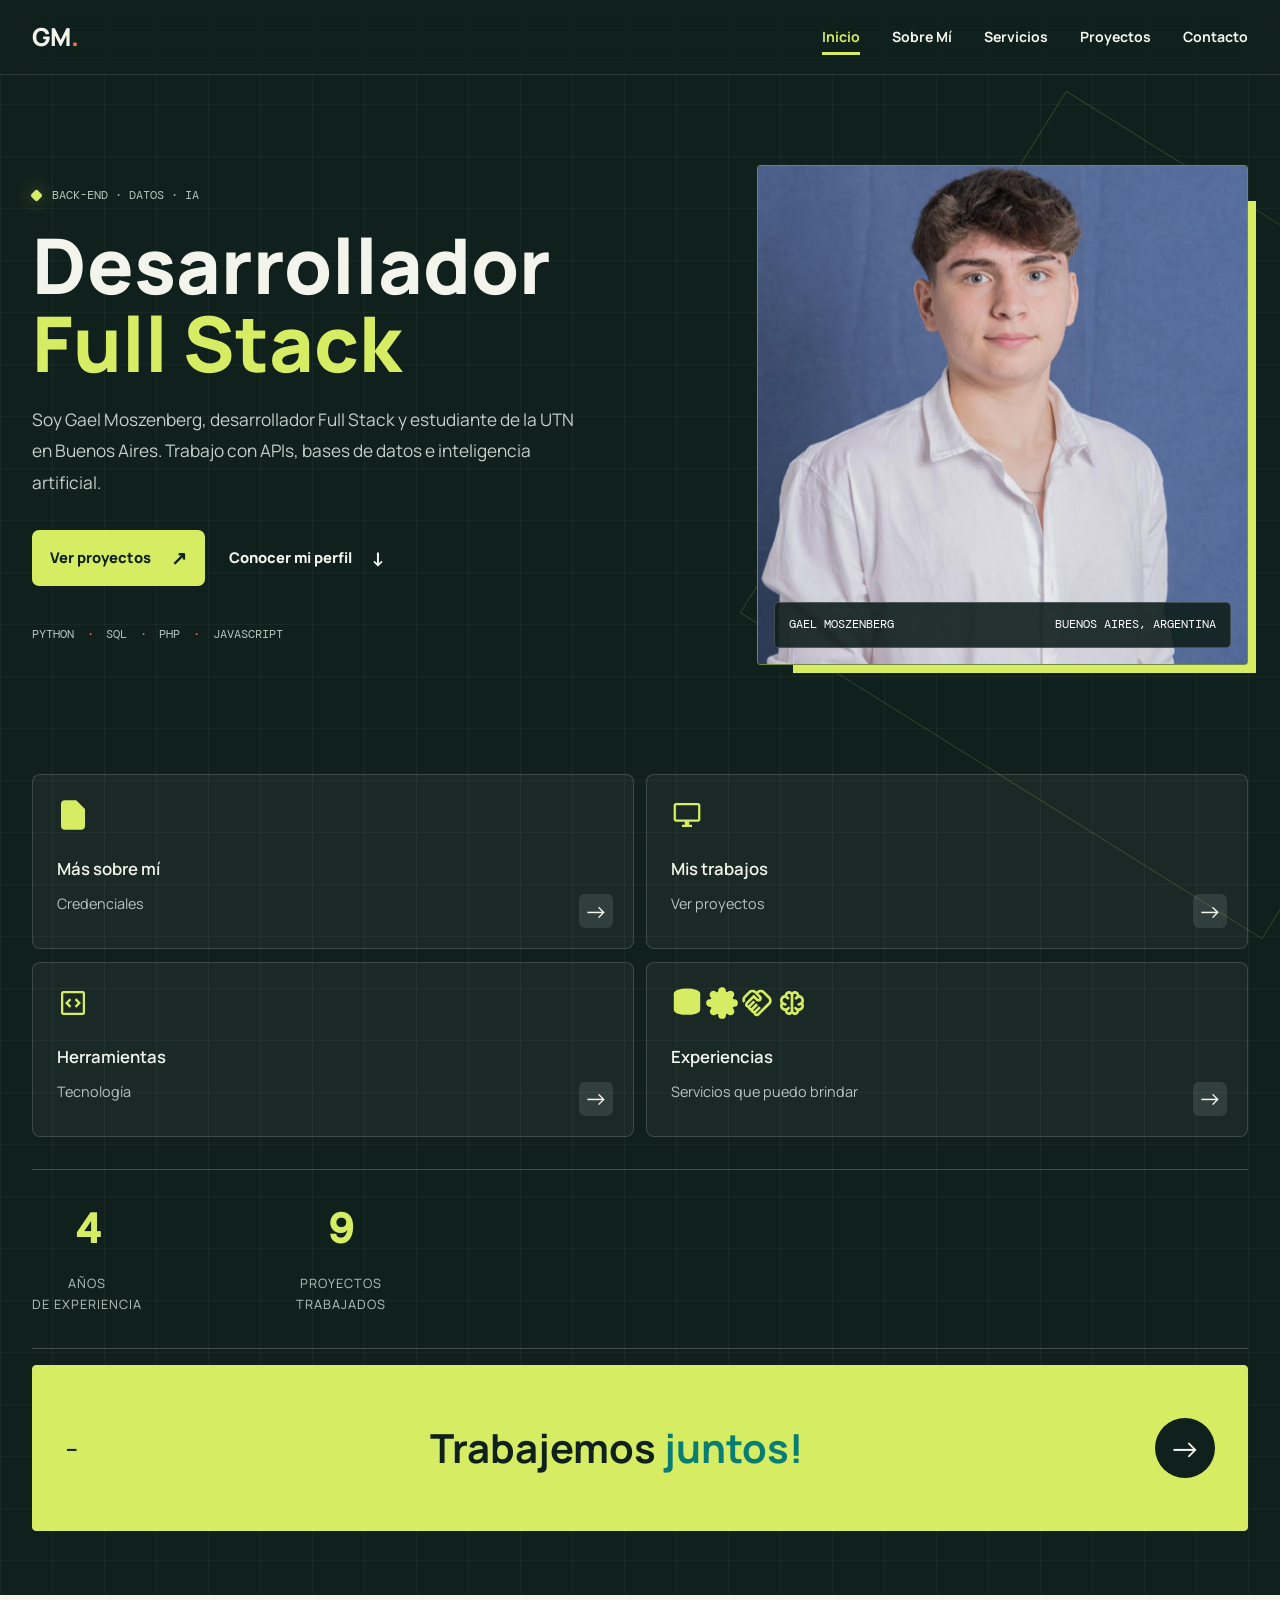
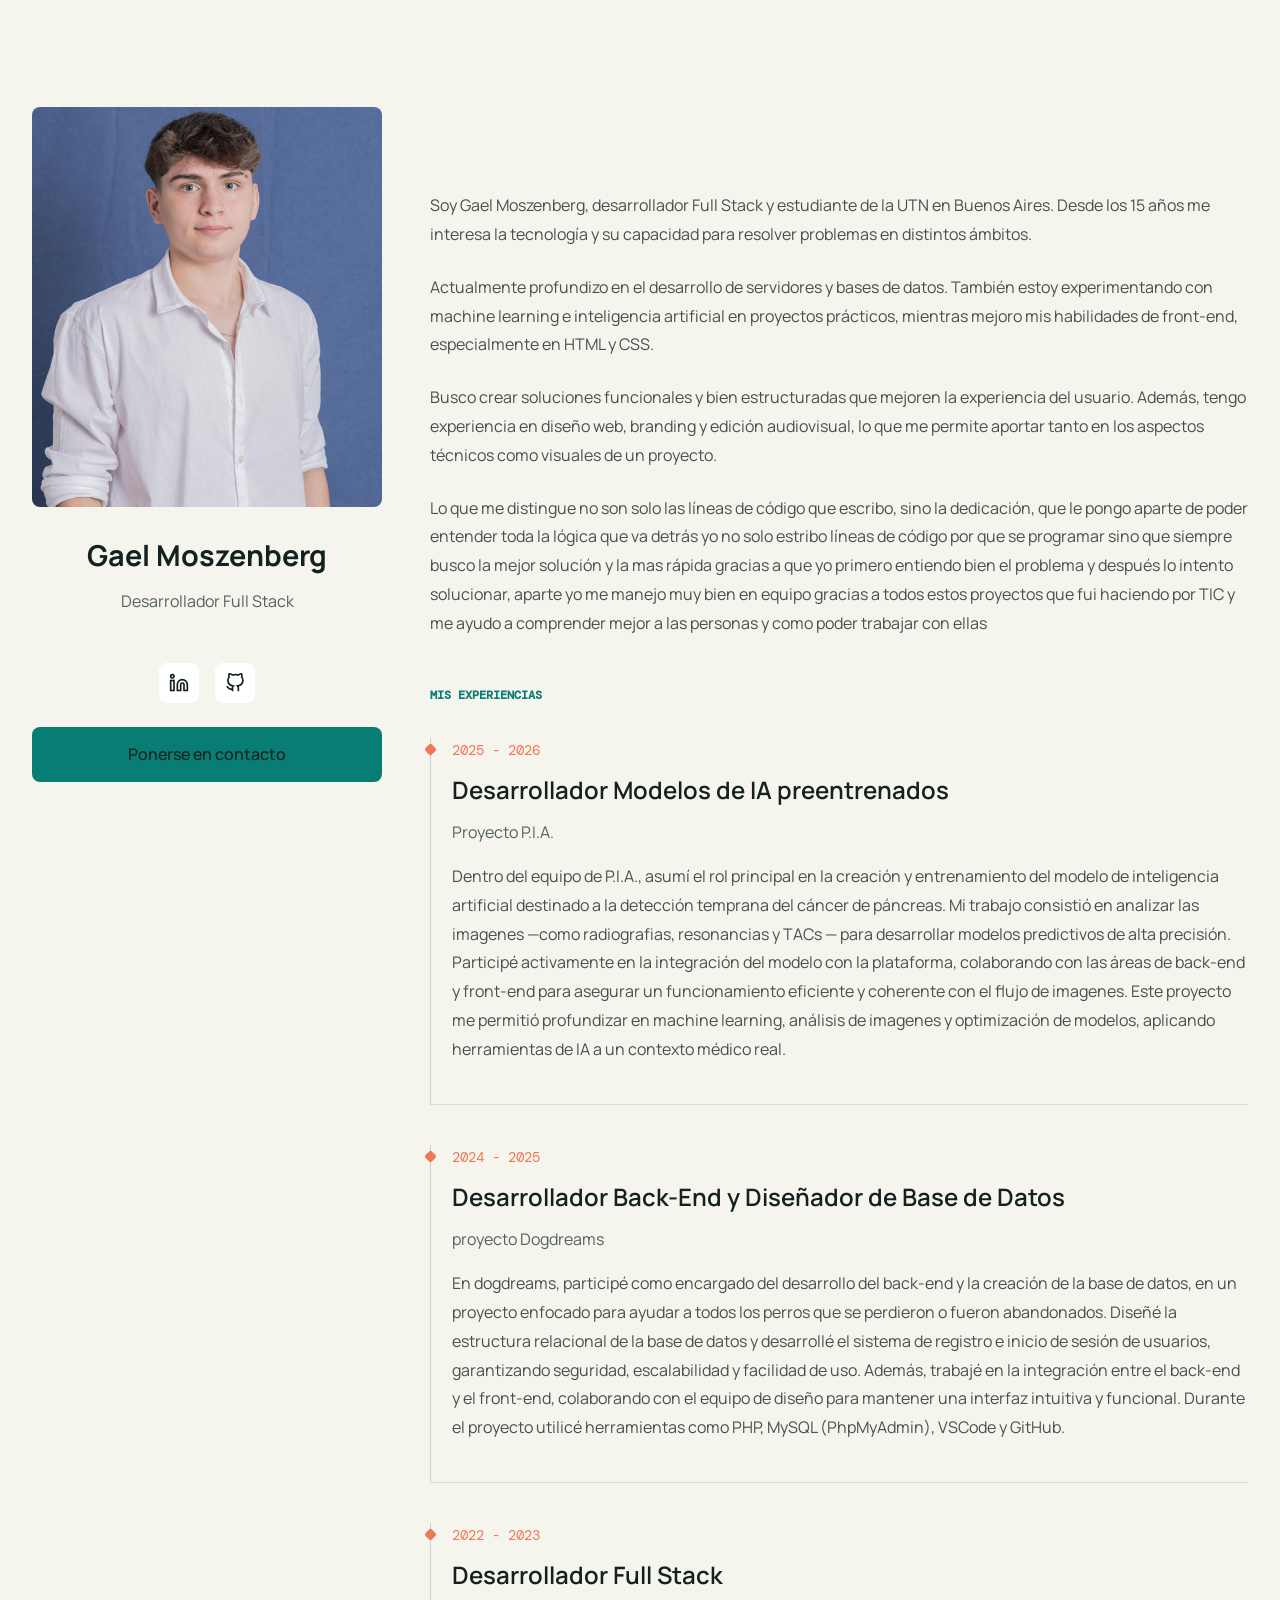
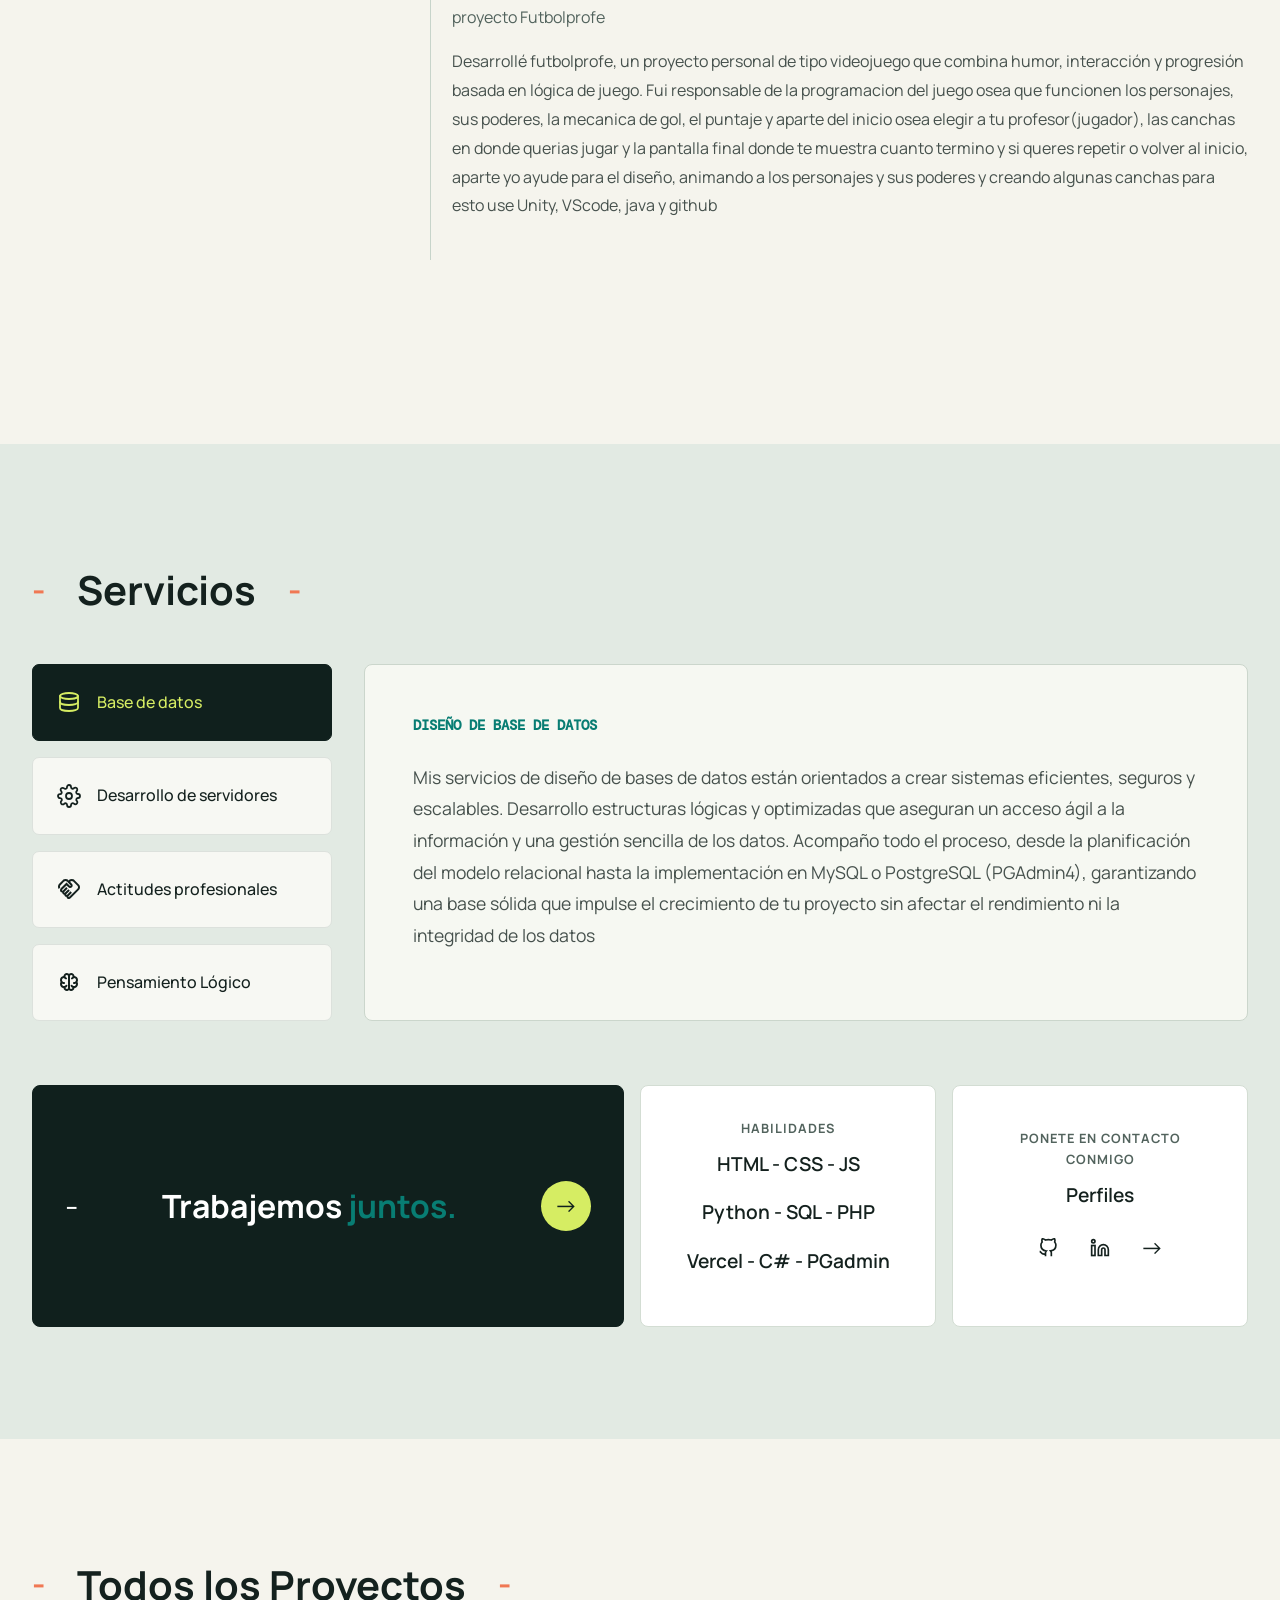
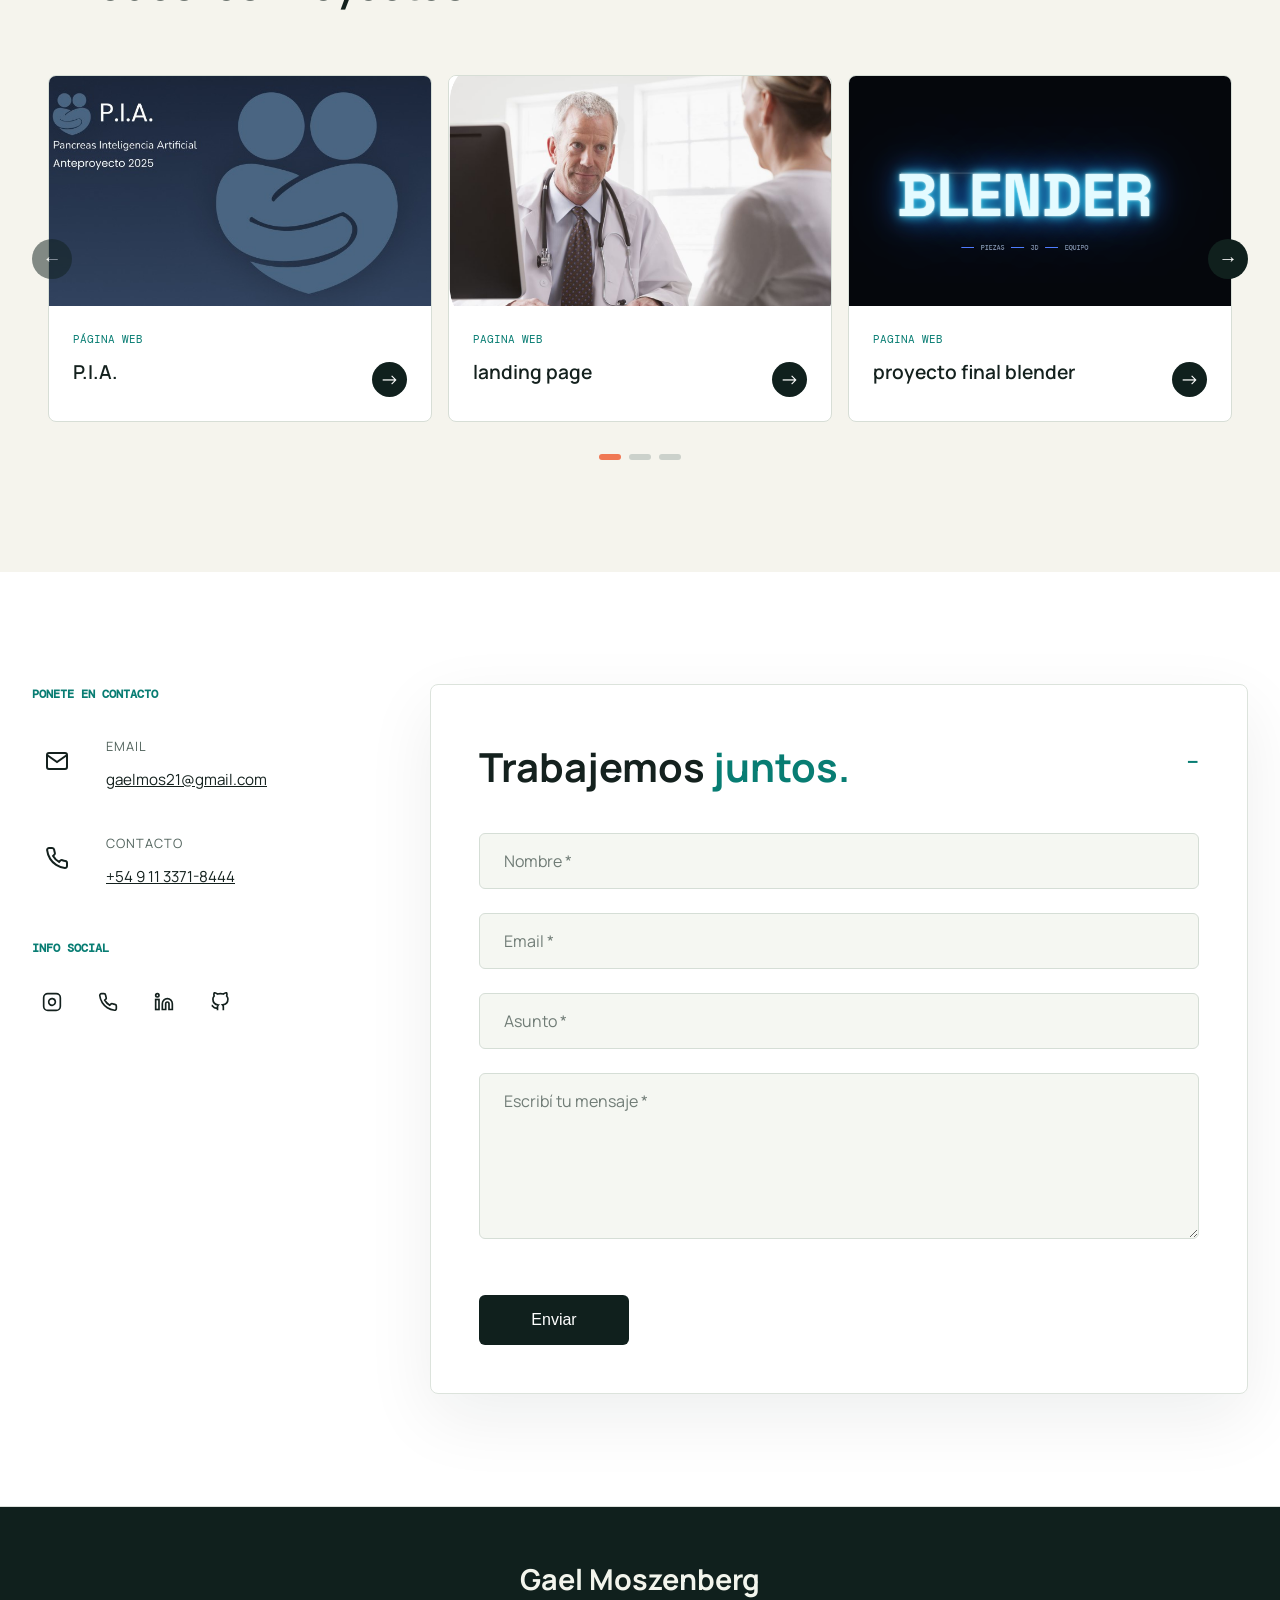
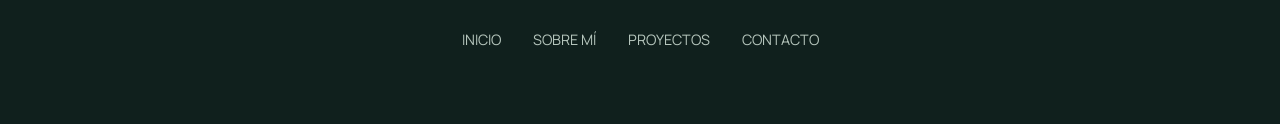
<file: portfolio-GaelMoszenberg/index.html>
<!DOCTYPE html>
<html lang="es">
<head>
    <meta charset="UTF-8">
    <meta name="viewport" content="width=device-width, initial-scale=1.0">
    <title>Gael Moszenberg - Desarrollador BackEnd</title>
    <meta name="description" content="Portfolio de Gael Moszenberg: desarrollo backend, bases de datos e inteligencia artificial en Buenos Aires.">
    <link rel="preconnect" href="https://fonts.googleapis.com">
    <link rel="preconnect" href="https://fonts.gstatic.com" crossorigin>
    <link href="https://fonts.googleapis.com/css2?family=DM+Mono:wght@400;500&family=Manrope:wght@400;500;600;700;800&display=swap" rel="stylesheet">
    <link rel="stylesheet" href="estilos.css?v=b580af6">
</head>
<body>
    <a class="enlace-saltar" href="#contenido">Saltar al contenido</a>
    <!-- nav -->
    <nav class="navegacion" aria-label="Navegación principal">
        <div class="contenedor-nav">
            <a href="#inicio" class="logo" aria-label="Gael Moszenberg, inicio">GM<span>.</span></a>
            <ul class="menu-nav" id="menu-principal">
                <li><a href="#inicio" class="enlace-nav activo">Inicio</a></li>
                <li><a href="#sobre-mi" class="enlace-nav">Sobre Mí</a></li>
                <li><a href="#servicios" class="enlace-nav">Servicios</a></li>
                <li><a href="#proyectos" class="enlace-nav">Proyectos</a></li>
                <li><a href="#contacto" class="enlace-nav">Contacto</a></li>
            </ul>
            <button class="boton-menu-movil" type="button" aria-label="Abrir menú" aria-controls="menu-principal" aria-expanded="false">
                <span></span>
                <span></span>
                <span></span>
            </button>
        </div>
    </nav>

    <!-- pefil Gae -->
    <main id="contenido">
    <section id="inicio" class="seccion-inicio">
        <div class="contenedor-inicio">
            <div class="hero-stage">
                <div class="hero-copy">
                    <p class="hero-eyebrow"><span class="hero-mark"></span> BACK-END · DATOS · IA</p>
                    <h1 class="hero-titulo">Desarrollador <span>Full Stack</span></h1>
                    <p class="hero-descripcion">Soy Gael Moszenberg, desarrollador Full Stack y estudiante de la UTN en Buenos Aires. Trabajo con APIs, bases de datos e inteligencia artificial.</p>
                    <div class="hero-acciones">
                        <a class="hero-primario" href="#proyectos">Ver proyectos <span aria-hidden="true">↗</span></a>
                        <a class="hero-secundario" href="#sobre-mi">Conocer mi perfil <span aria-hidden="true">↓</span></a>
                    </div>
                    <p class="hero-tecnologias">PYTHON <span>·</span> SQL <span>·</span> PHP <span>·</span> JAVASCRIPT</p>
                </div>
                <figure class="hero-retrato">
                    <img src="fotomia.jpeg" alt="Gael Moszenberg">
                    <figcaption><span>GAEL MOSZENBERG</span><span>BUENOS AIRES, ARGENTINA</span></figcaption>
                </figure>
            </div>
            <!-- Cuadrado de más sobre mí -->
            <div class="tarjetas-info">
                <div class="tarjeta-info">
                    <div class="icono-tarjeta">
                        <svg width="40" height="40" viewBox="0 0 24 24" fill="none" stroke="currentColor" stroke-width="2">
                            <path d="M14 2H6a2 2 0 0 0-2 2v16a2 2 0 0 0 2 2h12a2 2 0 0 0 2-2V8z"></path>
                            <polyline points="14 2 14 8 20 8"></polyline>
                            <line x1="16" y1="13" x2="8" y2="13"></line>
                            <line x1="16" y1="17" x2="8" y2="17"></line>
                            <polyline points="10 9 9 9 8 9"></polyline>
                        </svg>
                    </div>
                    <h3 class="titulo-tarjeta">Más sobre mí</h3>
                    <p class="descripcion-tarjeta">Credenciales</p>
                    <a href="#sobre-mi" class="flecha-tarjeta">→</a>
                </div>

                <!-- Cuadrado de proyectos -->
                <div class="tarjeta-info">
                    <div class="icono-tarjeta">
                        <svg height="40px" viewBox="0 -960 960 960" width="40px" fill="#4169E1">
                            <path d="M329.33-120v-66.67h84V-280H146.67q-27 0-46.84-19.83Q80-319.67 80-346.67v-426.66q0-27 19.83-46.84Q119.67-840 146.67-840h666.66q27 0 46.84 19.83Q880-800.33 880-773.33v426.66q0 27-19.83 46.84Q840.33-280 813.33-280H546.67v93.33h84V-120H329.33ZM146.67-346.67h666.66v-426.66H146.67v426.66Zm0 0v-426.66 426.66Z"/>
                        </svg>
                    </div>
                    <h3 class="titulo-tarjeta">Mis trabajos</h3>
                    <p class="descripcion-tarjeta">Ver proyectos</p>
                    <a href="#proyectos" class="flecha-tarjeta">→</a>
                </div>
                
                <!-- Cuadrado de herramientas -->
                <div class="tarjeta-info">
                    <div class="icono-tarjeta">
                        <svg height="40px" viewBox="0 -960 960 960" width="40px" fill="#4169E1">
                            <path d="m380.67-340.67 48-48.33-91-91L428-570.33l-48-48.34L241.33-480l139.34 139.33Zm198.66 0L718.67-480 579.33-619.33l-48 48.33 91 91-91 91 48 48.33ZM186.67-120q-27 0-46.84-19.83Q120-159.67 120-186.67v-586.66q0-27 19.83-46.84Q159.67-840 186.67-840h586.66q27 0 46.84 19.83Q840-800.33 840-773.33v586.66q0 27-19.83 46.84Q800.33-120 773.33-120H186.67Zm0-66.67h586.66v-586.66H186.67v586.66Zm0-586.66v586.66-586.66Z"/>
                        </svg>
                    </div>
                    <h3 class="titulo-tarjeta">Herramientas</h3>
                    <p class="descripcion-tarjeta">Tecnología</p>
                    <a href="#servicios" class="flecha-tarjeta" aria-label="Ver herramientas y tecnologías">→</a>
                </div>

                <!-- Cuadrado de mis experiencias -->
                <div class="tarjeta-info">
                    <div class="icono-tarjeta">
                        <svg  width="40" height="40" viewBox="0 0 24 24" fill="none" stroke="#4169E1" stroke-width="1.8" stroke-linecap="round" stroke-linejoin="round">
                            <ellipse cx="12" cy="5" rx="9" ry="3"></ellipse>
                            <path d="M3 5v6c0 1.7 4 3 9 3s9-1.3 9-3V5"></path>
                            <path d="M3 11v6c0 1.7 4 3 9 3s9-1.3 9-3v-6"></path>
                        </svg>
                        
                        <svg width="40" height="40" viewBox="0 0 24 24" fill="none" stroke="#4169E1" stroke-width="1.8" stroke-linecap="round" stroke-linejoin="round">
                            <circle cx="12" cy="12" r="3"></circle>
                            <path d="M19.4 15a1.65 1.65 0 0 0 .33 1.82l.06.06a2 2 0 1 1-2.83 2.83l-.06-.06a1.65 1.65 0 0 0-1.82-.33 1.65 1.65 0 0 0-1 1.51V21a2 2 0 1 1-4 0v-.09a1.65 1.65 0 0 0-1-1.51 1.65 1.65 0 0 0-1.82.33l-.06.06a2 2 0 1 1-2.83-2.83l.06-.06a1.65 1.65 0 0 0 .33-1.82 1.65 1.65 0 0 0-1.51-1H3a2 2 0 1 1 0-4h.09a1.65 1.65 0 0 0 1.51-1 1.65 1.65 0 0 0-.33-1.82l-.06-.06a2 2 0 1 1 2.83-2.83l.06.06a1.65 1.65 0 0 0 1.82.33H9a1.65 1.65 0 0 0 1-1.51V3a2 2 0 1 1 4 0v.09a1.65 1.65 0 0 0 1 1.51 1.65 1.65 0 0 0 1.82-.33l.06-.06a2 2 0 1 1 2.83 2.83l-.06.06a1.65 1.65 0 0 0-.33 1.82V9a1.65 1.65 0 0 0 1.51 1H21a2 2 0 1 1 0 4h-.09a1.65 1.65 0 0 0-1.51 1z"></path>
                        </svg>

                        <svg height="40" viewBox="0 -960 960 960" width="40" fill="#4169E1">
                            <path d="M475-160q4 0 8-2t6-4l328-328q12-12 17.5-27t5.5-30q0-16-5.5-30.5T817-607L647-777q-11-12-25.5-17.5T591-800q-15 0-30 5.5T534-777l-11 11 74 75q15 14 22 32t7 38q0 42-28.5 70.5T527-522q-20 0-38.5-7T456-550l-75-74-175 175q-3 3-4.5 6.5T200-435q0 8 6 14.5t14 6.5q4 0 8-2t6-4l136-136 56 56-135 136q-3 3-4.5 6.5T285-350q0 8 6 14t14 6q4 0 8-2t6-4l136-135 56 56-135 136q-3 2-4.5 6t-1.5 8q0 8 6 14t14 6q4 0 7.5-1.5t6.5-4.5l136-135 56 56-136 136q-3 3-4.5 6.5T454-180q0 8 6.5 14t14.5 6Zm-1 80q-37 0-65.5-24.5T375-166q-34-5-57-28t-28-57q-34-5-56.5-28.5T206-336q-38-5-62-33t-24-66q0-20 7.5-38.5T149-506l232-231 131 131q2 3 6 4.5t8 1.5q9 0 15-5.5t6-14.5q0-4-1.5-8t-4.5-6L398-777q-11-12-25.5-17.5T342-800q-15 0-30 5.5T285-777L144-635q-9 9-15 21t-8 24q-2 12 0 24.5t8 23.5l-58 58q-17-23-25-50.5T40-590q2-28 14-54.5T87-692l141-141q24-23 53.5-35t60.5-12q31 0 60.5 12t52.5 35l11 11 11-11q24-23 53.5-35t60.5-12q31 0 60.5 12t52.5 35l169 169q23 23 35 53t12 61q0 31-12 60.5T873-437L545-110q-14 14-32.5 22T474-80Zm-99-560Z"/>
                        </svg>

                        <svg height="40" viewBox="0 -960 960 960" width="40" fill="#4169E1">
                            <path d="M390-120q-51 0-88-35.5T260-241q-60-8-100-53t-40-106q0-21 5.5-41.5T142-480q-11-18-16.5-38t-5.5-42q0-61 40-105.5t99-52.5q3-51 41-86.5t90-35.5q26 0 48.5 10t41.5 27q18-17 41-27t49-10q52 0 89.5 35t40.5 86q59 8 99.5 53T840-560q0 22-5.5 42T818-480q11 18 16.5 38.5T840-400q0 62-40.5 106.5T699-241q-5 50-41.5 85.5T570-120q-25 0-48.5-9.5T480-156q-19 17-42 26.5t-48 9.5Zm130-590v460q0 21 14.5 35.5T570-200q20 0 34.5-16t15.5-36q-21-8-38.5-21.5T550-306q-10-14-7.5-30t16.5-26q14-10 30-7.5t26 16.5q11 16 28 24.5t37 8.5q33 0 56.5-23.5T760-400q0-5-.5-10t-2.5-10q-17 10-36.5 15t-40.5 5q-17 0-28.5-11.5T640-440q0-17 11.5-28.5T680-480q33 0 56.5-23.5T760-560q0-33-23.5-56T680-640q-11 18-28.5 31.5T613-587q-16 6-31-1t-20-23q-5-16 1.5-31t22.5-20q15-5 24.5-18t9.5-30q0-21-14.5-35.5T570-760q-21 0-35.5 14.5T520-710Zm-80 460v-460q0-21-14.5-35.5T390-760q-21 0-35.5 14.5T340-710q0 16 9 29.5t24 18.5q16 5 23 20t2 31q-6 16-21 23t-31 1q-21-8-38.5-21.5T279-640q-32 1-55.5 24.5T200-560q0 33 23.5 56.5T280-480q17 0 28.5 11.5T320-440q0 17-11.5 28.5T280-400q-21 0-40.5-5T203-420q-2 5-2.5 10t-.5 10q0 33 23.5 56.5T280-320q20 0 37-8.5t28-24.5q10-14 26-16.5t30 7.5q14 10 16.5 26t-7.5 30q-14 19-32 33t-39 22q1 20 16 35.5t35 15.5q21 0 35.5-14.5T440-250Zm40-230Z"/>
                        </svg>
                    </div>
                    <h3 class="titulo-tarjeta">Experiencias</h3>
                    <p class="descripcion-tarjeta">Servicios que puedo brindar</p>
                    <a href="#servicios" class="flecha-tarjeta">→</a>
                </div>
            </div>
        
            <div class="estadisticas">
                <div class="estadistica">
                    <h3 class="numero-estadistica" data-objetivo="7">0</h3>
                    <p class="texto-estadistica">Años<br>de Experiencia</p>
                </div>
                <div class="estadistica">
                    <h3 class="numero-estadistica" data-objetivo="15">0</h3>
                    <p class="texto-estadistica">Proyectos<br>Trabajados</p>
                </div>
            </div>

            <div class="cta-trabajemos">
                <div class="guion">-</div>
                <h2 class="titulo-cta">Trabajemos <span class="texto-azul">juntos!</span></h2>
                <a href="#contacto" class="flecha-cta">→</a>
            </div>
        </div>
    </section>

    <!-- Parte del portfolio "sobre mí" -->
    <section id="sobre-mi" class="seccion-sobre-mi">
        <div class="contenedor-sobre-mi">
            <div class="columna-izquierda">
                <div class="imagen-sobre-mi">
                    <img src="fotomia.jpeg" alt="Gael Moszenberg">
                </div>
                <h2 class="nombre-sobre-mi">Gael Moszenberg</h2>
                <p class="titulo-sobre-mi">Desarrollador Full Stack</p>
                <div class="iconos-sociales-sobre-mi">
                    <a href="https://www.linkedin.com/in/gael-moszenberg-6ba485358/" target="_blank" rel="noopener noreferrer" class="icono-social-sobre-mi" aria-label="LinkedIn">
                        <svg width="20" height="20" viewBox="0 0 24 24" fill="none" stroke="currentColor" stroke-width="2">
                            <path d="M16 8a6 6 0 0 1 6 6v7h-4v-7a2 2 0 0 0-2-2 2 2 0 0 0-2 2v7h-4v-7a6 6 0 0 1 6-6z"></path>
                            <rect x="2" y="9" width="4" height="12"></rect>
                            <circle cx="4" cy="4" r="2"></circle>
                        </svg>
                    </a>

                    <!-- Logo GitHub -->
                    <a href="https://github.com/gaelmos" target="_blank" rel="noopener noreferrer" class="icono-social-sobre-mi" aria-label="GitHub">
                        <svg width="20" height="20" viewBox="0 0 24 24" fill="none" stroke="currentColor" stroke-width="2">
                            <path d="M9 19c-5 1.5-5-2.5-7-3m14 6v-3.87a3.37 3.37 0 0 0-.94-2.61c3.14-.35 6.44-1.54 6.44-7A5.44 5.44 0 0 0 20 4.77 5.07 5.07 0 0 0 19.91 1S18.73.65 16 2.48a13.38 13.38 0 0 0-7 0C6.27.65 5.09 1 5.09 1A5.07 5.07 0 0 0 5 4.77a5.44 5.44 0 0 0-1.5 3.78c0 5.42 3.3 6.61 6.44 7A3.37 3.37 0 0 0 9 18.13V22"></path>
                        </svg>
                    </a>
                </div>
                <a href="#contacto" class="boton-contacto-sobre-mi">Ponerse en contacto</a>
            </div>

            <div class="columna-derecha">
                <h2 class="titulo-seccion">SOBRE MÍ</h2>
                <p class="parrafo-sobre-mi">
                    Soy Gael Moszenberg, desarrollador Full Stack y estudiante de la UTN en Buenos Aires. Desde los 15 años me interesa la tecnología y su capacidad para resolver problemas en distintos ámbitos.
                </p>
                <p class="parrafo-sobre-mi">
                    Actualmente profundizo en el desarrollo de servidores y bases de datos. También estoy experimentando con machine learning e inteligencia artificial en proyectos prácticos, mientras mejoro mis habilidades de front-end, especialmente en HTML y CSS.
                </p>
                <p class="parrafo-sobre-mi">
                    Busco crear soluciones funcionales y bien estructuradas que mejoren la experiencia del usuario. Además, tengo experiencia en diseño web, branding y edición audiovisual, lo que me permite aportar tanto en los aspectos técnicos como visuales de un proyecto.
                </p>
                <p class="parrafo-sobre-mi">
                    Lo que me distingue no son solo las líneas de código que escribo, sino la dedicación, que le pongo aparte de poder entender toda la lógica que va detrás yo no solo estribo líneas de código por que se programar sino que siempre busco la mejor solución y la mas rápida gracias a que yo primero entiendo bien el problema y después lo intento solucionar, aparte yo me manejo muy bien en equipo gracias a todos estos proyectos que fui haciendo por TIC y me ayudo a comprender mejor a las personas y como poder trabajar con ellas                </p>

                <h3 class="titulo-experiencia">MIS EXPERIENCIAS</h3>
                
                <div class="item-experiencia">
                    <p class="fecha-experiencia">2025 - 2026</p>
                    <h4 class="puesto-experiencia">Desarrollador Modelos de IA preentrenados</h4>
                    <p class="empresa-experiencia">Proyecto P.I.A.</p>
                    <p class="descripcion-experiencia">
                        Dentro del equipo de P.I.A., asumí el rol principal en la creación y entrenamiento del modelo de inteligencia artificial destinado a la detección temprana del cáncer de páncreas.
                        Mi trabajo consistió en analizar las imagenes —como radiografias, resonancias y TACs — para desarrollar modelos predictivos de alta precisión. Participé activamente en la integración del modelo con la plataforma, colaborando con las áreas de back-end y front-end para asegurar un funcionamiento eficiente y coherente con el flujo de imagenes. Este proyecto me permitió profundizar en machine learning, análisis de imagenes y optimización de modelos, aplicando herramientas de IA a un contexto médico real.
                    </p>
                </div>
                <div class="item-experiencia">
                    <p class="fecha-experiencia">2024 - 2025</p>
                    <h4 class="puesto-experiencia">Desarrollador Back-End y Diseñador de Base de Datos</h4>
                    <p class="empresa-experiencia">proyecto Dogdreams</p>
                    <p class="descripcion-experiencia">
                       En dogdreams, participé como encargado del desarrollo del back-end y la creación de la base de datos, en un proyecto enfocado para ayudar a todos los perros que se perdieron o fueron abandonados. Diseñé la estructura relacional de la base de datos y desarrollé el sistema de registro e inicio de sesión de usuarios, garantizando seguridad, escalabilidad y facilidad de uso. Además, trabajé en la integración entre el back-end y el front-end, colaborando con el equipo de diseño para mantener una interfaz intuitiva y funcional. Durante el proyecto utilicé herramientas como PHP, MySQL (PhpMyAdmin), VSCode y GitHub.
                    </p>
                </div>
                <div class="item-experiencia">
                    <p class="fecha-experiencia">2022 - 2023</p>
                    <h4 class="puesto-experiencia">Desarrollador Full Stack</h4>
                    <p class="empresa-experiencia">proyecto Futbolprofe</p>
                    <p class="descripcion-experiencia">
                        Desarrollé futbolprofe, un proyecto personal de tipo videojuego que combina humor, interacción y progresión basada en lógica de juego. Fui responsable de la programacion del juego osea que funcionen los personajes, sus poderes, la mecanica de gol, el puntaje y aparte del inicio osea elegir a tu profesor(jugador), las canchas en donde querias jugar y la pantalla final donde te muestra cuanto termino y si queres repetir o volver al inicio, aparte yo ayude para el diseño, animando a los personajes y sus poderes y creando algunas canchas para esto use Unity, VScode, java y github
                    </p>
                </div>
            </div>
        </div>
    </section>
    <!-- Sección Servicios -->
    <section id="servicios" class="seccion-servicios">
        <div class="contenedor-servicios">
            <h2 class="titulo-servicios">
                <span class="guion">-</span>
                Servicios
                <span class="guion">-</span>
            </h2>

            <div class="grid-servicios">
                <div class="menu-servicios" role="tablist" aria-label="Áreas de trabajo">

                    <!-- Diseño base de datos -->
                    <button type="button" role="tab" id="tab-datos" aria-controls="panel-datos" aria-selected="true" tabindex="0" class="item-menu-servicio activo" data-servicio="Diseño_de_base_de_datos">
                        <svg  width="24" height="24" viewBox="0 0 24 24" fill="none" stroke="#FFFFFF" stroke-width="1.8" stroke-linecap="round" stroke-linejoin="round">
                            <ellipse cx="12" cy="5" rx="9" ry="3"></ellipse>
                            <path d="M3 5v6c0 1.7 4 3 9 3s9-1.3 9-3V5"></path>
                            <path d="M3 11v6c0 1.7 4 3 9 3s9-1.3 9-3v-6"></path>
                        </svg>
                        <span>Base de datos</span>
                    </button>

                    <!-- Base de datos -->
                    <button type="button" role="tab" id="tab-backend" aria-controls="panel-backend" aria-selected="false" tabindex="-1" class="item-menu-servicio" data-servicio="Base-de-Datos">
                        <svg width="24" height="24" viewBox="0 0 24 24" fill="none" stroke="#FFFFFF" stroke-width="1.8" stroke-linecap="round" stroke-linejoin="round">
                            <circle cx="12" cy="12" r="3"></circle>
                            <path d="M19.4 15a1.65 1.65 0 0 0 .33 1.82l.06.06a2 2 0 1 1-2.83 2.83l-.06-.06a1.65 1.65 0 0 0-1.82-.33 1.65 1.65 0 0 0-1 1.51V21a2 2 0 1 1-4 0v-.09a1.65 1.65 0 0 0-1-1.51 1.65 1.65 0 0 0-1.82.33l-.06.06a2 2 0 1 1-2.83-2.83l.06-.06a1.65 1.65 0 0 0 .33-1.82 1.65 1.65 0 0 0-1.51-1H3a2 2 0 1 1 0-4h.09a1.65 1.65 0 0 0 1.51-1 1.65 1.65 0 0 0-.33-1.82l-.06-.06a2 2 0 1 1 2.83-2.83l.06.06a1.65 1.65 0 0 0 1.82.33H9a1.65 1.65 0 0 0 1-1.51V3a2 2 0 1 1 4 0v.09a1.65 1.65 0 0 0 1 1.51 1.65 1.65 0 0 0 1.82-.33l.06-.06a2 2 0 1 1 2.83 2.83l-.06.06a1.65 1.65 0 0 0-.33 1.82V9a1.65 1.65 0 0 0 1.51 1H21a2 2 0 1 1 0 4h-.09a1.65 1.65 0 0 0-1.51 1z"></path>
                        </svg>
                        <span>Desarrollo de servidores</span>
                    </button>
                    
                    <!-- Actitudes -->
                    <button type="button" role="tab" id="tab-equipo" aria-controls="panel-equipo" aria-selected="false" tabindex="-1" class="item-menu-servicio" data-servicio="Actitudes">
                        <svg height="24" viewBox="0 -960 960 960" width="24" fill="#FFFFFF">
                            <path d="M475-160q4 0 8-2t6-4l328-328q12-12 17.5-27t5.5-30q0-16-5.5-30.5T817-607L647-777q-11-12-25.5-17.5T591-800q-15 0-30 5.5T534-777l-11 11 74 75q15 14 22 32t7 38q0 42-28.5 70.5T527-522q-20 0-38.5-7T456-550l-75-74-175 175q-3 3-4.5 6.5T200-435q0 8 6 14.5t14 6.5q4 0 8-2t6-4l136-136 56 56-135 136q-3 3-4.5 6.5T285-350q0 8 6 14t14 6q4 0 8-2t6-4l136-135 56 56-135 136q-3 2-4.5 6t-1.5 8q0 8 6 14t14 6q4 0 7.5-1.5t6.5-4.5l136-135 56 56-136 136q-3 3-4.5 6.5T454-180q0 8 6.5 14t14.5 6Zm-1 80q-37 0-65.5-24.5T375-166q-34-5-57-28t-28-57q-34-5-56.5-28.5T206-336q-38-5-62-33t-24-66q0-20 7.5-38.5T149-506l232-231 131 131q2 3 6 4.5t8 1.5q9 0 15-5.5t6-14.5q0-4-1.5-8t-4.5-6L398-777q-11-12-25.5-17.5T342-800q-15 0-30 5.5T285-777L144-635q-9 9-15 21t-8 24q-2 12 0 24.5t8 23.5l-58 58q-17-23-25-50.5T40-590q2-28 14-54.5T87-692l141-141q24-23 53.5-35t60.5-12q31 0 60.5 12t52.5 35l11 11 11-11q24-23 53.5-35t60.5-12q31 0 60.5 12t52.5 35l169 169q23 23 35 53t12 61q0 31-12 60.5T873-437L545-110q-14 14-32.5 22T474-80Zm-99-560Z"/>
                        </svg>
                        <span>Actitudes profesionales</span>
                    </button>

                    <!-- Pensamiento logico -->
                    <button type="button" role="tab" id="tab-logica" aria-controls="panel-logica" aria-selected="false" tabindex="-1" class="item-menu-servicio" data-servicio="Pensamiento-Lógico">
                        <svg height="24" viewBox="0 -960 960 960" width="24" fill="#FFFFFF">
                            <path d="M390-120q-51 0-88-35.5T260-241q-60-8-100-53t-40-106q0-21 5.5-41.5T142-480q-11-18-16.5-38t-5.5-42q0-61 40-105.5t99-52.5q3-51 41-86.5t90-35.5q26 0 48.5 10t41.5 27q18-17 41-27t49-10q52 0 89.5 35t40.5 86q59 8 99.5 53T840-560q0 22-5.5 42T818-480q11 18 16.5 38.5T840-400q0 62-40.5 106.5T699-241q-5 50-41.5 85.5T570-120q-25 0-48.5-9.5T480-156q-19 17-42 26.5t-48 9.5Zm130-590v460q0 21 14.5 35.5T570-200q20 0 34.5-16t15.5-36q-21-8-38.5-21.5T550-306q-10-14-7.5-30t16.5-26q14-10 30-7.5t26 16.5q11 16 28 24.5t37 8.5q33 0 56.5-23.5T760-400q0-5-.5-10t-2.5-10q-17 10-36.5 15t-40.5 5q-17 0-28.5-11.5T640-440q0-17 11.5-28.5T680-480q33 0 56.5-23.5T760-560q0-33-23.5-56T680-640q-11 18-28.5 31.5T613-587q-16 6-31-1t-20-23q-5-16 1.5-31t22.5-20q15-5 24.5-18t9.5-30q0-21-14.5-35.5T570-760q-21 0-35.5 14.5T520-710Zm-80 460v-460q0-21-14.5-35.5T390-760q-21 0-35.5 14.5T340-710q0 16 9 29.5t24 18.5q16 5 23 20t2 31q-6 16-21 23t-31 1q-21-8-38.5-21.5T279-640q-32 1-55.5 24.5T200-560q0 33 23.5 56.5T280-480q17 0 28.5 11.5T320-440q0 17-11.5 28.5T280-400q-21 0-40.5-5T203-420q-2 5-2.5 10t-.5 10q0 33 23.5 56.5T280-320q20 0 37-8.5t28-24.5q10-14 26-16.5t30 7.5q14 10 16.5 26t-7.5 30q-14 19-32 33t-39 22q1 20 16 35.5t35 15.5q21 0 35.5-14.5T440-250Zm40-230Z"/>
                        </svg>
                        <span>Pensamiento Lógico</span>
                    </button>
                </div>

                <div class="contenido-servicios">
                    <div class="servicio-detalle activo" id="panel-datos" role="tabpanel" aria-labelledby="tab-datos" tabindex="0" data-servicio="Diseño_de_base_de_datos">
                        <h3 class="subtitulo-servicio">DISEÑO DE BASE DE DATOS</h3>
                        <p class="descripcion-servicio">
                            Mis servicios de diseño de bases de datos están orientados a crear sistemas 
                            eficientes, seguros y escalables. Desarrollo estructuras lógicas y optimizadas
                            que aseguran un acceso ágil a la información y una gestión sencilla de los datos. Acompaño todo el proceso, desde la planificación del modelo relacional hasta la implementación en MySQL o PostgreSQL (PGAdmin4), garantizando una base sólida que impulse el crecimiento de tu proyecto sin afectar el rendimiento ni la integridad de los datos
                        </p>
                    </div>
                    <div class="servicio-detalle" id="panel-backend" role="tabpanel" aria-labelledby="tab-backend" tabindex="0" data-servicio="Base-de-Datos" hidden>
                        <h3 class="subtitulo-servicio">BACK-END Y DESARROLLO DE SERVIDORES</h3>
                        <p class="descripcion-servicio">
                            Diseño y desarrollo la lógica interna de aplicaciones web, construyendo APIs 
                            seguras, rápidas y escalables con Python (Flask, FastAPI) y Node.js (Express). 
                            Mi trabajo se centra en una arquitectura limpia, una comunicación eficiente con las bases de datos y un rendimiento confiable. Cada componente del sistema está pensado para optimizar procesos, garantizar estabilidad y facilitar el trabajo de los desarrolladores que continúen el proyecto                        </p>
                    </div>
                    <div class="servicio-detalle" id="panel-equipo" role="tabpanel" aria-labelledby="tab-equipo" tabindex="0" data-servicio="Actitudes" hidden>
                        <h3 class="subtitulo-servicio">ACTITUDES PROFESIONALES</h3>
                        <p class="descripcion-servicio">
                            Me caracterizo por una fuerte orientación al trabajo en equipo, basada en la escucha activa, la comunicación clara y el respeto por las decisiones colectivas. Siempre busco aportar soluciones que realmente sumen y ayuden a que el proyecto avance con solidez.
                            Mi experiencia en distintos proyectos —desde back-end hasta inteligencia artificial, diseño y análisis— me permitió entender lo valioso que es integrar miradas interdisciplinarias. Creo profundamente que la tecnología crece cuando se comparte, cuando cada persona aporta su enfoque y cuando estamos dispuestos a aprender del otro.
                            Para mí, colaborar no es solo dividir tareas: es construir juntos, comprender cómo piensa el equipo y encontrar la mejor manera de unir habilidades para lograr resultados eficientes, creativos y bien fundamentados. Porque el verdadero crecimiento profesional surge de esa combinación de conocimiento, empatía y trabajo conjunto
                        </p>
                    </div>
                    <div class="servicio-detalle" id="panel-logica" role="tabpanel" aria-labelledby="tab-logica" tabindex="0" data-servicio="Pensamiento-Lógico" hidden>
                        <h3 class="subtitulo-servicio">PENSAMIENTO LÓGICO</h3>
                        <p class="descripcion-servicio">
                            Mi mayor fortaleza es el razonamiento lógico y analítico que aplico en cada etapa del desarrollo. Antes de escribir una sola línea de código, me enfoco en entender a fondo el problema, analizar la estructura del sistema y prever posibles errores.
                            Este enfoque me permite crear soluciones eficientes, claras y sostenibles, combinando precisión técnica con una visión estratégica del proyecto. Gracias a eso, pude trabajar en desafíos complejos, como el análisis de datos médicos en el proyecto P.I.A. o la implementación de estrategias de inteligencia artificial en PokIA.
                            No busco solo que el código funcione, sino que lo haga de la forma más inteligente y optimizada posible, manteniendo siempre la claridad, la escalabilidad y el propósito detrás de cada decisión técnica
                        </p>
                    </div>
                </div>
            </div>

            <div class="cta-servicios">
                <div class="contenido-cta-servicios">
                    <div class="guion">-</div>
                    <h2 class="titulo-cta-servicios">Trabajemos <span class="texto-azul">juntos.</span></h2>
                    <a href="#contacto" class="flecha-cta-servicios">→</a>
                </div>
                <div class="perfiles-servicios">
                    <h3 class="titulo-perfiles">HABILIDADES</h3>
                    <p class="subtitulo-perfiles">HTML - CSS - JS</p>
                    <p class="subtitulo-perfiles">Python - SQL - PHP</p>
                    <p class="subtitulo-perfiles">Vercel - C# - PGadmin</p>
                </div>
                <div class="perfiles-servicios">
                    <h3 class="titulo-perfiles">PONETE EN CONTACTO CONMIGO</h3>
                    <p class="subtitulo-perfiles">Perfiles</p>
                    <div class="iconos-perfiles">
                       <a href="https://github.com/gaelmos" target="_blank" class="icono-red-contacto">
                            <svg width="20" height="20" viewBox="0 0 24 24" fill="none" stroke="currentColor" stroke-width="2">
                                <path d="M9 19c-5 1.5-5-2.5-7-3m14 6v-3.87a3.37 3.37 0 0 0-.94-2.61c3.14-.35 6.44-1.54 6.44-7A5.44 5.44 0 0 0 20 4.77 5.07 5.07 0 0 0 19.91 1S18.73.65 16 2.48a13.38 13.38 0 0 0-7 0C6.27.65 5.09 1 5.09 1A5.07 5.07 0 0 0 5 4.77a5.44 5.44 0 0 0-1.5 3.78c0 5.42 3.3 6.61 6.44 7A3.37 3.37 0 0 0 9 18.13V22"></path>
                            </svg>
                        </a>
                         <a href="https://www.linkedin.com/in/gael-moszenberg-6ba485358/" target="_blank" class="icono-red-contacto">
                            <svg width="20" height="20" viewBox="0 0 24 24" fill="none" stroke="currentColor" stroke-width="2">
                                <path d="M16 8a6 6 0 0 1 6 6v7h-4v-7a2 2 0 0 0-2-2 2 2 0 0 0-2 2v7h-4v-7a6 6 0 0 1 6-6z"></path>
                                <rect x="2" y="9" width="4" height="12"></rect>
                                <circle cx="4" cy="4" r="2"></circle>
                            </svg>
                        </a>
                        
                    <a href="#contacto" class="flecha-perfiles">→</a>
                </div>
            </div>
        </div>
    </section>

    <!-- Sección Trabajos -->
    <section id="proyectos" class="seccion-proyectos">
        <div class="contenedor-proyectos">
            <h2 class="titulo-proyectos">
                <span class="guion">-</span>
                Todos los Proyectos
                <span class="guion">-</span>
            </h2>
            <div class="carousel-container" role="region" aria-label="Proyectos destacados" aria-roledescription="carrusel">
                <button class="carousel-button prev" type="button" aria-label="Ver proyectos anteriores">←</button>
                <div class="carousel-proyectos" aria-live="polite">
                    <div class="tarjeta-proyecto">
                        <div class="imagen-proyecto">
                            <img src="./imagenes/PIAPORTFOLIO.jpg" alt="P.I.A.">
                        </div>
                        <div class="info-proyecto">
                            <p class="categoria-proyecto">Página Web</p>
                            <h3 class="titulo-proyecto">P.I.A.</h3>
                            <a href="https://github.com/Pepe08tn/Proyecto-PIA-2025" class="enlace-proyecto">→</a>
                        </div>
                    </div>
                    
                    <div class="tarjeta-proyecto">
                        <div class="imagen-proyecto">
                            <img src="./imagenes/medico.png" alt="landing page">
                        </div>
                        <div class="info-proyecto">
                            <p class="categoria-proyecto">pagina web</p>
                            <h3 class="titulo-proyecto">landing page</h3>
                            <a href="https://github.com/gaelmos/medical-landing" class="enlace-proyecto">→</a>
                        </div>
                    </div>

                    <div class="tarjeta-proyecto">
                        <div class="imagen-proyecto">
                            <img src="./imagenes/Captura de pantalla 2026-10-01 004538.png" alt="proyecto final blender">
                        </div>
                        <div class="info-proyecto">
                            <p class="categoria-proyecto">pagina web</p>
                            <h3 class="titulo-proyecto">proyecto final blender</h3>
                            <a href="https://github.com/gaelmos/tp-final-gael-moszenberg/tree/main" class="enlace-proyecto">→</a>
                        </div>
                    </div>
                    <div class="tarjeta-proyecto">
                        <div class="imagen-proyecto">
                            <img src="./imagenes/Captura de pantalla 2025-11-05 203720.png" alt="fultboprofe">
                        </div>
                        <div class="info-proyecto">
                            <p class="categoria-proyecto">Juego web</p>
                            <h3 class="titulo-proyecto">fultboprofe</h3>
                        </div>
                    </div>

                    <div class="tarjeta-proyecto">
                        <div class="imagen-proyecto">
                            <img src="./imagenes/Captura de pantalla 2025-11-05 203743.png" alt="dogdreams">
                        </div>
                        <div class="info-proyecto">
                            <p class="categoria-proyecto">pagina web</p>
                            <h3 class="titulo-proyecto">dogdreams</h3>
                            <a href="https://github.com/gaelmos/dogdreams" class="enlace-proyecto">→</a>
                        </div>
                    </div>
                    <div class="tarjeta-proyecto">
                        <div class="imagen-proyecto">
                            <img src="./imagenes/CanalPanama.jpg" alt="Canal Panamá">
                        </div>
                        <div class="info-proyecto">
                            <p class="categoria-proyecto">Python TP</p>
                            <h3 class="titulo-proyecto">Canal Panamá</h3>
                            <a href="https://github.com/ORT-Shulian-Software/panama-moszenberg-engelberg-y-zaltzman" class="enlace-proyecto">→</a>
                        </div>
                    </div>

                    <div class="tarjeta-proyecto">
                        <div class="imagen-proyecto">
                            <img src="./imagenes/EstimadorDeAlcolemia.jpg" alt="Estimador de Alcolemia">
                        </div>
                        <div class="info-proyecto">
                            <p class="categoria-proyecto">Formulario</p>
                            <h3 class="titulo-proyecto">Estimador de Alcoholemia</h3>
                            <a href="https://github.com/ORT-Shulian-Software/Alcoholemia-zaltzman-moszenberg-engelberg" class="enlace-proyecto">→</a>
                        </div>
                    </div>

                    <div class="tarjeta-proyecto">
                        <div class="imagen-proyecto">
                            <img src="./imagenes/ChiquiTapiaTPSHULI.jpg" alt="la Chiqui League">
                        </div>
                        <div class="info-proyecto">
                            <p class="categoria-proyecto">Python TP</p>
                            <h3 class="titulo-proyecto">La Chiqui League</h3>
                            <a href="https://github.com/ORT-Shulian-Software/la-chiqui-league-pedro-uri-elian" class="enlace-proyecto">→</a>
                        </div>
                    </div>

                </div>
                <button class="carousel-button next" type="button" aria-label="Ver más proyectos">→</button>
                <div class="carousel-dots" role="group" aria-label="Páginas de proyectos"></div>
            </div>
        </div>
    </section>

    <!-- Sección Contacto -->
    <section id="contacto" class="seccion-contacto">
        <div class="contenedor-contacto">
            <div class="info-contacto">
                <h2 class="titulo-contacto">PONETE EN CONTACTO</h2>
                
                <div class="item-contacto">
                    <div class="icono-contacto">
                        <svg width="24" height="24" viewBox="0 0 24 24" fill="none" stroke="currentColor" stroke-width="2">
                            <path d="M4 4h16c1.1 0 2 .9 2 2v12c0 1.1-.9 2-2 2H4c-1.1 0-2-.9-2-2V6c0-1.1.9-2 2-2z"></path>
                            <polyline points="22,6 12,13 2,6"></polyline>
                        </svg>
                    </div>
                    <div class="texto-contacto">
                        <p class="label-contacto">EMAIL</p>
                        <a class="valor-contacto" href="mailto:gaelmos21@gmail.com">gaelmos21@gmail.com</a>
                    </div>
                </div>

                <div class="item-contacto">
                    <div class="icono-contacto">
                        <svg width="24" height="24" viewBox="0 0 24 24" fill="none" stroke="currentColor" stroke-width="2">
                            <path d="M22 16.92v3a2 2 0 0 1-2.18 2 19.79 19.79 0 0 1-8.63-3.07 19.5 19.5 0 0 1-6-6 19.79 19.79 0 0 1-3.07-8.67A2 2 0 0 1 4.11 2h3a2 2 0 0 1 2 1.72 12.84 12.84 0 0 0 .7 2.81 2 2 0 0 1-.45 2.11L8.09 9.91a16 16 0 0 0 6 6l1.27-1.27a2 2 0 0 1 2.11-.45 12.84 12.84 0 0 0 2.81.7A2 2 0 0 1 22 16.92z"></path>
                        </svg>
                    </div>
                    <div class="texto-contacto">
                        <p class="label-contacto">CONTACTO</p>
                        <a class="valor-contacto" href="tel:+5491133718444">+54 9 11 3371-8444</a>
                    </div>
                </div>

                <div class="redes-sociales-contacto">
                    <h3 class="titulo-redes">INFO SOCIAL</h3>
                    <div class="iconos-redes-contacto">
                       
                        <!-- Instagram -->
                        <a href="https://www.instagram.com/gael_moszenberg/" target="_blank" class="icono-red-contacto">
                            <svg width="20" height="20" viewBox="0 0 24 24" fill="none" stroke="currentColor" stroke-width="2">
                                <rect x="2" y="2" width="20" height="20" rx="5" ry="5"></rect>
                                <path d="M16 11.37A4 4 0 1 1 12.63 8 4 4 0 0 1 16 11.37z"></path>
                                <line x1="17.5" y1="6.5" x2="17.51" y2="6.5"></line>
                            </svg>
                        </a>
                    
                   
                        <!-- Telefono -->
                        <a href="tel:+5491189232145" class="icono-red-contacto" aria-label="Llamar por teléfono">
                            <svg width="20" height="20" viewBox="0 0 24 24" fill="none" stroke="currentColor" stroke-width="2">
                                <path d="M22 16.92v3a2 2 0 0 1-2.18 2 19.79 19.79 0 0 1-8.63-3.07 19.5 19.5 0 0 1-6-6 19.79 19.79 0 0 1-3.07-8.67A2 2 0 0 1 4.11 2h3a2 2 0 0 1 2 1.72 12.84 12.84 0 0 0 .7 2.81 2 2 0 0 1-.45 2.11L8.09 9.91a16 16 0 0 0 6 6l1.27-1.27a2 2 0 0 1 2.11-.45 12.84 12.84 0 0 0 2.81.7A2 2 0 0 1 22 16.92z"></path>
                            </svg>
                        </a>
                        <!-- Linkedin -->
                        <a href="https://www.linkedin.com/in/gael-moszenberg-6ba485358/" target="_blank" class="icono-red-contacto">
                            <svg width="20" height="20" viewBox="0 0 24 24" fill="none" stroke="currentColor" stroke-width="2">
                                <path d="M16 8a6 6 0 0 1 6 6v7h-4v-7a2 2 0 0 0-2-2 2 2 0 0 0-2 2v7h-4v-7a6 6 0 0 1 6-6z"></path>
                                <rect x="2" y="9" width="4" height="12"></rect>
                                <circle cx="4" cy="4" r="2"></circle>
                            </svg>
                        </a>
                        <!-- GitHub -->
                        <a href="https://github.com/gaelmos" target="_blank" class="icono-red-contacto">
                            <svg width="20" height="20" viewBox="0 0 24 24" fill="none" stroke="currentColor" stroke-width="2">
                                <path d="M9 19c-5 1.5-5-2.5-7-3m14 6v-3.87a3.37 3.37 0 0 0-.94-2.61c3.14-.35 6.44-1.54 6.44-7A5.44 5.44 0 0 0 20 4.77 5.07 5.07 0 0 0 19.91 1S18.73.65 16 2.48a13.38 13.38 0 0 0-7 0C6.27.65 5.09 1 5.09 1A5.07 5.07 0 0 0 5 4.77a5.44 5.44 0 0 0-1.5 3.78c0 5.42 3.3 6.61 6.44 7A3.37 3.37 0 0 0 9 18.13V22"></path>
                            </svg>
                        </a>
                    </div>
                </div>
            </div>

            <div class="formulario-contacto">
                <h2 class="titulo-formulario">Trabajemos <span class="texto-azul">juntos.</span></h2>
                <div class="guion-formulario">-</div>
                
                <form id="formulario-contacto" class="form-contacto">
                    <div class="campo-formulario">
                        <input type="text" id="nombre" name="nombre" placeholder="Nombre *" autocomplete="name" aria-label="Nombre" required>
                    </div>
                    <div class="campo-formulario">
                        <input type="email" id="email" name="email" placeholder="Email *" autocomplete="email" aria-label="Email" required>
                    </div>
                    <div class="campo-formulario">
                        <input type="text" id="asunto" name="asunto" placeholder="Asunto *" aria-label="Asunto" required>
                    </div>
                    <div class="campo-formulario">
                        <textarea id="mensaje" name="mensaje" placeholder="Escribí tu mensaje *" rows="6" aria-label="Mensaje" required></textarea>
                    </div>
                        <p class="estado-formulario" id="estado-formulario" aria-live="polite"></p>
                        <button type="submit" class="boton-enviar">Enviar</button>
                </form>
            </div>
        </div>
    </section>

    <!-- Footer -->
    </main>
    <footer class="footer">
        <div class="contenedor-footer">
            <h2 class="logo-footer">Gael Moszenberg</h2>
            <nav class="nav-footer">
                <a href="#inicio">INICIO</a>
                <a href="#sobre-mi">SOBRE MÍ</a>
                <a href="#proyectos">PROYECTOS</a>
                <a href="#contacto">CONTACTO</a>
            </nav>
        </div>
    </footer>

    <script src="mainGae.js?v=b580af6"></script>
</body>
</html>
</file>
<file: portfolio-GaelMoszenberg/estilos.css>
* {
    margin: 0;
    padding: 0;
    box-sizing: border-box;
}

:root {
    --color-fondo: #FFF9F9;
    --color-fondo-secundario: #B8A7A7;
    --color-texto: #000000;
    --color-texto-secundario: #514A4A;
    --color-azul: #4169E1;
    --color-azul-hover: #5179f1;
    --radio-borde: 16px;
    --transicion: all 0.3s ease;
}

body {
    font-family: -apple-system, BlinkMacSystemFont, 'Segoe UI', Roboto, Oxygen, Ubuntu, Cantarell, sans-serif;
    background-color: var(--color-fondo);
    color: var(--color-texto);
    line-height: 1.6;
    overflow-x: hidden;
}

/* Navegación */
.navegacion {
    position: fixed;
    top: 0;
    left: 0;
    right: 0;
    background-color: #FFF9F9;
    backdrop-filter: blur(10px);
    z-index: 1000;
    padding: 1.5rem 0;
    border-bottom: 1px solid rgba(0, 0, 0, 0.1);
}

.contenedor-nav {
    max-width: 1400px;
    margin: 0 auto;
    padding: 0 2rem;
    display: flex;
    justify-content: space-between;
    align-items: center;
}

.logo {
    font-size: 1.5rem;
    font-weight: 700;
    color: var(--color-texto);
}

.menu-nav {
    display: flex;
    list-style: none;
    gap: 2.5rem;
}

.enlace-nav {
    color: var(--color-texto-secundario);
    text-decoration: none;
    font-size: 0.95rem;
    transition: var(--transicion);
    position: relative;
}

.enlace-nav:hover,
.enlace-nav.activo {
    color: var(--color-texto);
}

.enlace-nav.activo::after {
    content: '';
    position: absolute;
    bottom: -5px;
    left: 0;
    width: 100%;
    height: 2px;
    background-color: var(--color-azul);
}

.boton-cv {
    background-color: var(--color-fondo-secundario);
    color: var(--color-texto);
    padding: 0.75rem 1.5rem;
    border-radius: 8px;
    text-decoration: none;
    font-size: 0.9rem;
    transition: var(--transicion);
    border: 1px solid rgba(255, 255, 255, 0.1);
}

.boton-cv:hover {
    background-color: var(--color-azul);
    border-color: var(--color-azul);
}

.boton-menu-movil {
    display: none;
    flex-direction: column;
    gap: 5px;
    background: none;
    border: none;
    cursor: pointer;
}

.boton-menu-movil span {
    width: 25px;
    height: 2px;
    background-color: var(--color-texto);
    transition: var(--transicion);
}

/* Sección Inicio */
.seccion-inicio {
    min-height: 100vh;
    padding: 120px 2rem 4rem;
}

.contenedor-inicio {
    max-width: 1400px;
    margin: 0 auto;
    display: grid;
    grid-template-columns: 350px 1fr;
    gap: 2rem;
    flex-direction: row-reverse;
}

.tarjeta-perfil {
    background-color: var(--color-fondo-secundario);
    border-radius: var(--radio-borde);
    padding: 2rem;
    text-align: center;
    border: 1px solid rgba(255, 255, 255, 0.1);
}

.imagen-perfil {
    width: 200px;
    height: 200px;
    margin: 0 auto 1.5rem;
    border-radius: 20px;
    overflow: hidden;
}

.imagen-perfil img {
    width: 100%;
    height: 100%;
    object-fit: cover;
}

.nombre-perfil {
    font-size: 1.8rem;
    font-weight: 700;
    margin-bottom: 0.5rem;
}

.titulo-perfil {
    color: var(--color-texto-secundario);
    font-size: 1rem;
    margin-bottom: 1rem;
}

.descripcion-perfil {
    color: var(--color-texto-secundario);
    font-size: 0.95rem;
    line-height: 1.6;
    margin-bottom: 1.5rem;
}

.iconos-sociales {
    display: flex;
    justify-content: center;
    gap: 1rem;
    margin-bottom: 1.5rem;
}

.icono-social {
    width: 40px;
    height: 40px;
    background-color: rgba(255, 255, 255, 0.05);
    border-radius: 8px;
    display: flex;
    align-items: center;
    justify-content: center;
    color: var(--color-texto);
    transition: var(--transicion);
    border: 1px solid rgba(255, 255, 255, 0.1);
}

.icono-social:hover {
    background-color: var(--color-azul);
    border-color: var(--color-azul);
    transform: translateY(-3px);
}

.boton-contacto {
    display: inline-block;
    background-color: var(--color-azul);
    color: var(--color-texto);
    padding: 0.875rem 2rem;
    border-radius: 8px;
    text-decoration: none;
    font-weight: 500;
    transition: var(--transicion);
}

.boton-contacto:hover {
    background-color: var(--color-azul-hover);
    transform: translateY(-2px);
}

.tarjetas-info {
    display: grid;
    grid-template-columns: repeat(2, 1fr);
    gap: 2rem;
    margin-top: 2rem;
}

.tarjeta-info {
    background-color: var(--color-fondo-secundario);
    border-radius: var(--radio-borde);
    padding: 2rem;
    border: 1px solid rgba(255, 255, 255, 0.1);
    position: relative;
    transition: var(--transicion);
    cursor: pointer;
}

.tarjeta-info:hover {
    transform: translateY(-5px);
    border-color: var(--color-azul);
}

.icono-tarjeta {
    margin-bottom: 1rem;
    color: var(--color-azul);
}

.titulo-tarjeta {
    font-size: 1.2rem;
    font-weight: 600;
    margin-bottom: 0.5rem;
}

.descripcion-tarjeta {
    color: var(--color-texto-secundario);
    font-size: 0.9rem;
}

.flecha-tarjeta {
    position: absolute;
    bottom: 2rem;
    right: 2rem;
    width: 40px;
    height: 40px;
    background-color: rgba(255, 255, 255, 0.05);
    border-radius: 50%;
    display: flex;
    align-items: center;
    justify-content: center;
    color: var(--color-texto);
    text-decoration: none;
    font-size: 1.5rem;
    transition: var(--transicion);
}

.tarjeta-info:hover .flecha-tarjeta {
    background-color: var(--color-azul);
}

.estadisticas {
    background-color: var(--color-fondo-secundario);
    border-radius: var(--radio-borde);
    padding: 3rem 2rem;
    display: flex;
    justify-content: space-around;
    border: 1px solid rgba(255, 255, 255, 0.1);
    margin-bottom: 2rem;
}

.estadistica {
    text-align: center;
}

.numero-estadistica {
    font-size: 3rem;
    font-weight: 700;
    color: var(--color-azul);
    margin-bottom: 0.5rem;
}

.texto-estadistica {
    color: var(--color-texto-secundario);
    font-size: 0.8rem;
    text-transform: uppercase;
    letter-spacing: 1px;
}

.cta-trabajemos {
    background-color: var(--color-fondo-secundario);
    border-radius: var(--radio-borde);
    padding: 3rem 2rem;
    display: flex;
    align-items: center;
    justify-content: space-between;
    border: 1px solid rgba(255, 255, 255, 0.1);
    position: relative;
    overflow: hidden;
    height: 223px;
}

.guion {
    font-size: 2rem;
    color: var(--color-blanco);
}

.titulo-cta {
    font-size: 2.5rem;
    font-weight: 700;
    flex: 1;
    text-align: center;
}

.texto-azul {
    color: var(--color-azul);
}

.flecha-cta {
    width: 60px;
    height: 60px;
    background-color: var(--color-azul);
    border-radius: 50%;
    display: flex;
    align-items: center;
    justify-content: center;
    color: var(--color-texto);
    text-decoration: none;
    font-size: 2rem;
    transition: var(--transicion);
}

.flecha-cta:hover {
    background-color: var(--color-azul-hover);
    transform: rotate(45deg) scale(1.1);
}

/* Sección Sobre Mí */
.seccion-sobre-mi {
    min-height: 100vh;
    padding: 120px 2rem 4rem;
}

.contenedor-sobre-mi {
    max-width: 1400px;
    margin: 0 auto;
    display: grid;
    grid-template-columns: 350px 1fr;
    gap: 3rem;
}

.columna-izquierda {
    position: sticky;
    top: 120px;
    height: fit-content;
}

.imagen-sobre-mi {
    width: 100%;
    height: 400px;
    border-radius: var(--radio-borde);
    overflow: hidden;
    margin-bottom: 1.5rem;
}

.imagen-sobre-mi img {
    width: 100%;
    height: 100%;
    object-fit: cover;
}

.nombre-sobre-mi {
    font-size: 1.8rem;
    font-weight: 700;
    margin-bottom: 0.5rem;
    text-align: center;
}

.titulo-sobre-mi {
    color: var(--color-texto-secundario);
    text-align: center;
    margin-bottom: 1.5rem;
}

.iconos-sociales-sobre-mi {
    display: flex;
    justify-content: center;
    gap: 1rem;
    margin-top: 0.5rem;
    padding: 1.5rem;
}

.icono-social-sobre-mi {
    width: 40px;
    height: 40px;
    background-color: var(--color-fondo-secundario);
    border-radius: 8px;
    display: flex;
    align-items: center;
    justify-content: center;
    color: var(--color-texto);
    transition: var(--transicion);
    border: 1px solid rgba(255, 255, 255, 0.1);
}

.icono-social-sobre-mi:hover {
    background-color: var(--color-azul);
    border-color: var(--color-azul);
    transform: translateY(-3px);
}

.boton-contacto-sobre-mi {
    display: block;
    background-color: var(--color-azul);
    color: var(--color-texto);
    padding: 0.875rem 2rem;
    border-radius: 8px;
    text-decoration: none;
    text-align: center;
    font-weight: 500;
    transition: var(--transicion);
}

.boton-contacto-sobre-mi:hover {
    background-color: var(--color-azul-hover);
    transform: translateY(-2px);
}

.columna-derecha {
    padding: 2rem 0;
}

.titulo-seccion {
    font-size: 0.9rem;
    color: var(--color-texto-secundario);
    letter-spacing: 2px;
    margin-bottom: 2rem;
}

.parrafo-sobre-mi {
    color: var(--color-texto-secundario);
    line-height: 1.8;
    margin-bottom: 1.5rem;
    font-size: 1rem;
}

.titulo-experiencia {
    font-size: 0.9rem;
    color: var(--color-texto-secundario);
    letter-spacing: 2px;
    margin: 3rem 0 2rem;
}

.item-experiencia {
    margin-bottom: 2.5rem;
    padding-bottom: 2.5rem;
    border-bottom: 1px solid rgba(0, 0, 0, 0.1);
}

.item-experiencia:last-child {
    border-bottom: none;
}

.fecha-experiencia {
    color: #4169E1;
    font-size: 0.9rem;
    margin-bottom: 0.5rem;
}

.puesto-experiencia {
    font-size: 1.5rem;
    font-weight: 600;
    margin-bottom: 0.5rem;
}

.empresa-experiencia {
    color: var(--color-texto-secundario);
    margin-bottom: 1rem;
}

.descripcion-experiencia {
    color: var(--color-texto-secundario);
    line-height: 1.8;
}

/* Sección Servicios */
.seccion-servicios {
    min-height: 100vh;
    padding: 120px 2rem 4rem;
}

.contenedor-servicios {
    max-width: 1400px;
    margin: 0 auto;
}

.titulo-servicios {
    font-size: 3rem;
    font-weight: 700;
    text-align: center;
    margin-bottom: 4rem;
    display: flex;
    align-items: center;
    justify-content: center;
    gap: 2rem;
}

.grid-servicios {
    display: grid;
    grid-template-columns: 300px 1fr;
    gap: 3rem;
    margin-bottom: 4rem;
}

.menu-servicios {
    display: flex;
    flex-direction: column;
    gap: 1rem;
}

.item-menu-servicio {
    background-color: var(--color-fondo-secundario);
    border-radius: var(--radio-borde);
    padding: 1.5rem;
    display: flex;
    align-items: center;
    gap: 1rem;
    cursor: pointer;
    transition: var(--transicion);
    border: 1px solid rgba(255, 255, 255, 0.1);
}

.item-menu-servicio:hover,
.item-menu-servicio.activo {
    background-color: var(--color-azul);
    border-color: var(--color-azul);
}

.item-menu-servicio svg {
    flex-shrink: 0;
}

.item-menu-servicio span {
    font-weight: 500;
}

.contenido-servicios {
    background-color: var(--color-fondo-secundario);
    border-radius: var(--radio-borde);
    padding: 3rem;
    border: 1px solid rgba(255, 255, 255, 0.1);
    position: relative;
    min-height: 300px;
}

.servicio-detalle {
    display: none;
    animation: aparecer 0.5s ease;
}

.servicio-detalle.activo {
    display: block;
}

@keyframes aparecer {
    from {
        opacity: 0;
        transform: translateY(20px);
    }
    to {
        opacity: 1;
        transform: translateY(0);
    }
}

.subtitulo-servicio {
    font-size: 0.9rem;
    color: var(--color-texto-secundario);
    letter-spacing: 2px;
    margin-bottom: 1.5rem;
}

.descripcion-servicio {
    color: var(--color-texto-secundario);
    line-height: 1.8;
    font-size: 1.1rem;
}

.cta-servicios {
    display: grid;
    grid-template-columns: 2fr 1fr 1fr;
    gap: 2rem;
}

.contenido-cta-servicios {
    background-color: var(--color-fondo-secundario);
    border-radius: var(--radio-borde);
    padding: 3rem 2rem;
    display: flex;
    align-items: center;
    justify-content: space-between;
    border: 1px solid rgba(255, 255, 255, 0.1);
}

.titulo-cta-servicios {
    font-size: 2rem;
    font-weight: 700;
    flex: 1;
    text-align: center;
}

.flecha-cta-servicios {
    width: 50px;
    height: 50px;
    background-color: var(--color-azul);
    border-radius: 50%;
    display: flex;
    align-items: center;
    justify-content: center;
    color: var(--color-texto);
    text-decoration: none;
    font-size: 1.5rem;
    transition: var(--transicion);
}

.flecha-cta-servicios:hover {
    background-color: var(--color-azul-hover);
    transform: rotate(45deg) scale(1.1);
}

.firma-servicios {
    background-color: var(--color-fondo-secundario);
    border-radius: var(--radio-borde);
    padding: 2rem;
    border: 1px solid rgba(255, 255, 255, 0.1);
    display: flex;
    flex-direction: column;
    align-items: center;
    justify-content: center;
    position: relative;
}

.firma-servicios img {
    width: 100%;
    height: auto;
    margin-bottom: 1rem;
}

.texto-firma {
    color: var(--color-texto-secundario);
    font-size: 0.9rem;
    margin-bottom: 0.5rem;
}

.flecha-firma {
    width: 40px;
    height: 40px;
    background-color: rgba(255, 255, 255, 0.05);
    border-radius: 50%;
    display: flex;
    align-items: center;
    justify-content: center;
    color: var(--color-texto);
    text-decoration: none;
    font-size: 1.5rem;
    transition: var(--transicion);
}

.flecha-firma:hover {
    background-color: var(--color-azul);
}

.perfiles-servicios {
    background-color: var(--color-fondo-secundario);
    border-radius: var(--radio-borde);
    padding: 2rem;
    border: 1px solid rgba(255, 255, 255, 0.1);
    display: flex;
    flex-direction: column;
    align-items: center;
    justify-content: center;
    position: relative;
}

.titulo-perfiles {
    font-size: 0.8rem;
    color: var(--color-texto-secundario);
    letter-spacing: 1px;
    margin-bottom: 0.5rem;
    text-align: center;
}

.subtitulo-perfiles {
    color: var(--color-texto);
    font-size: 1.2rem;
    font-weight: 600;
    margin-bottom: 1rem;
}

.iconos-perfiles {
    display: flex;
    gap: 0.75rem;
    margin-bottom: 1rem;
}

.icono-perfil {
    width: 35px;
    height: 35px;
    background-color: rgba(255, 255, 255, 0.05);
    border-radius: 8px;
    display: flex;
    align-items: center;
    justify-content: center;
    color: var(--color-texto);
    transition: var(--transicion);
}

.icono-perfil:hover {
    background-color: var(--color-azul);
    transform: translateY(-3px);
}

.flecha-perfiles {
    width: 40px;
    height: 40px;
    background-color: rgba(255, 255, 255, 0.05);
    border-radius: 50%;
    display: flex;
    align-items: center;
    justify-content: center;
    color: var(--color-texto);
    text-decoration: none;
    font-size: 1.5rem;
    transition: var(--transicion);
}

.flecha-perfiles:hover {
    background-color: var(--color-azul);
}

/* Sección proyectos */
.seccion-proyectos {
    min-height: 100vh;
    padding: 120px 2rem 4rem;
}

.contenedor-proyectos {
    max-width: 1400px;
    margin: 0 auto;
}

.titulo-proyectos {
    font-size: 3rem;
    font-weight: 700;
    text-align: center;
    margin-bottom: 4rem;
    display: flex;
    align-items: center;
    justify-content: center;
    gap: 2rem;
}

.carousel-container {
    position: relative;
    width: 100%;
    max-width: 1200px;
    margin: 0 auto;
    overflow: hidden;
    padding: 0 1rem;
}

.carousel-proyectos {
    display: flex;
    transition: transform 0.5s ease;
    gap: 2rem;
    padding: 1rem;
    margin: 0 -1rem;
}

.carousel-button {
    position: absolute;
    top: 50%;
    transform: translateY(-50%);
    background-color: var(--color-azul);
    color: white;
    border: none;
    width: 40px;
    height: 40px;
    border-radius: 50%;
    cursor: pointer;
    z-index: 10;
    transition: var(--transicion);
    font-size: 1.2rem;
    display: flex;
    align-items: center;
    justify-content: center;
}

.carousel-button:hover:not(:disabled) {
    background-color: var(--color-azul-hover);
}

.carousel-button:disabled {
    opacity: 0.5;
    cursor: not-allowed;
}

.carousel-button.prev {
    left: 0;
}

.carousel-button.next {
    right: 0;
}

.carousel-dots {
    display: flex;
    justify-content: center;
    gap: 0.5rem;
    margin-top: 1rem;
}

.carousel-dot {
    width: 10px;
    height: 10px;
    border-radius: 50%;
    background-color: var(--color-fondo-secundario);
    border: 1px solid var(--color-azul);
    cursor: pointer;
    transition: var(--transicion);
}

.carousel-dot.active {
    background-color: var(--color-azul);
}

.tarjeta-proyecto {
    background-color: var(--color-fondo-secundario);
    border-radius: var(--radio-borde);
    overflow: hidden;
    border: 1px solid rgba(255, 255, 255, 0.1);
    transition: var(--transicion);
    cursor: pointer;
}

.tarjeta-proyecto:hover {
    transform: translateY(-10px);
    border-color: var(--color-azul);
}

.imagen-proyecto {
    width: 100%;
    height: 250px;
    overflow: hidden;
}

.imagen-proyecto img {
    width: 100%;
    height: 100%;
    object-fit: cover;
    transition: var(--transicion);
}

.tarjeta-proyecto:hover .imagen-proyecto img {
    transform: scale(1.1);
}

.info-proyecto {
    padding: 1.5rem;
    position: relative;
}

.categoria-proyecto {
    color: var(--color-texto-secundario);
    font-size: 0.8rem;
    letter-spacing: 1px;
    margin-bottom: 0.5rem;
}

.titulo-proyecto {
    font-size: 1.2rem;
    font-weight: 600;
    margin-bottom: 0.5rem;
}

.enlace-proyecto {
    position: absolute;
    bottom: 1.5rem;
    right: 1.5rem;
    width: 35px;
    height: 35px;
    background-color: rgba(255, 255, 255, 0.05);
    border-radius: 50%;
    display: flex;
    align-items: center;
    justify-content: center;
    color: var(--color-texto);
    text-decoration: none;
    font-size: 1.2rem;
    transition: var(--transicion);
}

.tarjeta-proyecto:hover .enlace-proyecto {
    background-color: var(--color-azul);
}

/* Sección Contacto */
.seccion-contacto {
    min-height: 100vh;
    padding: 120px 2rem 4rem;
}

.contenedor-contacto {
    max-width: 1400px;
    margin: 0 auto;
    display: grid;
    grid-template-columns: 350px 1fr;
    gap: 3rem;
}

.info-contacto {
    position: sticky;
    top: 120px;
    height: fit-content;
}

.titulo-contacto {
    font-size: 0.9rem;
    color: var(--color-texto-secundario);
    letter-spacing: 2px;
    margin-bottom: 2rem;
}

.item-contacto {
    display: flex;
    gap: 1.5rem;
    margin-bottom: 2.5rem;
}

.icono-contacto {
    width: 50px;
    height: 50px;
    background-color: var(--color-fondo-secundario);
    border-radius: 12px;
    display: flex;
    align-items: center;
    justify-content: center;
    flex-shrink: 0;
    border: 1px solid rgba(255, 255, 255, 0.1);
}

.texto-contacto {
    flex: 1;
}

.label-contacto {
    color: var(--color-texto-secundario);
    font-size: 0.8rem;
    letter-spacing: 1px;
    margin-bottom: 0.5rem;
}

.valor-contacto {
    color: var(--color-texto);
    font-size: 0.95rem;
    line-height: 1.6;
}

.redes-sociales-contacto {
    margin-top: 3rem;
}

.titulo-redes {
    font-size: 0.9rem;
    color: var(--color-texto-secundario);
    letter-spacing: 2px;
    margin-bottom: 1.5rem;
}

.iconos-redes-contacto {
    display: flex;
    gap: 1rem;
    margin-bottom: 1rem;
}

.icono-red-contacto {
    width: 40px;
    height: 40px;
    background-color: var(--color-fondo-secundario);
    border-radius: 8px;
    display: flex;
    align-items: center;
    justify-content: center;
    color: var(--color-texto);
    transition: var(--transicion);
    border: 1px solid rgba(255, 255, 255, 0.1);
}

.icono-red-contacto:hover {
    background-color: var(--color-azul);
    border-color: var(--color-azul);
    transform: translateY(-3px);
}

.formulario-contacto {
    background-color: var(--color-fondo-secundario);
    border-radius: var(--radio-borde);
    padding: 3rem;
    border: 1px solid rgba(255, 255, 255, 0.1);
    position: relative;
}

.titulo-formulario {
    font-size: 2.5rem;
    font-weight: 700;
    margin-bottom: 2rem;
}

.guion-formulario {
    position: absolute;
    top: 3rem;
    right: 3rem;
    font-size: 2rem;
    color: var(--color-azul);
}

.form-contacto {
    display: flex;
    flex-direction: column;
    gap: 1.5rem;
}

.campo-formulario input,
.campo-formulario textarea {
    width: 100%;
    background-color: rgba(255, 255, 255, 0.05);
    border: 1px solid rgba(255, 255, 255, 0.1);
    border-radius: 8px;
    padding: 1rem 1.5rem;
    color: var(--color-texto);
    font-size: 1rem;
    font-family: inherit;
    transition: var(--transicion);
}

.campo-formulario input:focus,
.campo-formulario textarea:focus {
    outline: none;
    border-color: var(--color-azul);
    background-color: rgba(255, 255, 255, 0.08);
}

.campo-formulario input::placeholder,
.campo-formulario textarea::placeholder {
    color: var(--color-texto-secundario);
}

.campo-formulario textarea {
    resize: vertical;
    min-height: 150px;
}

.boton-enviar {
    background-color: var(--color-azul);
    color: var(--color-texto);
    padding: 1rem 2rem;
    border: none;
    border-radius: 8px;
    font-size: 1rem;
    font-weight: 500;
    cursor: pointer;
    transition: var(--transicion);
    align-self: flex-start;
}

.boton-enviar:hover {
    background-color: var(--color-azul-hover);
    transform: translateY(-2px);
}

/* Footer */
.footer {
    background-color: var(--color-fondo-secundario);
    padding: 3rem 2rem;
    border-top: 1px solid rgba(255, 255, 255, 0.1);
}

.contenedor-footer {
    max-width: 1400px;
    margin: 0 auto;
    text-align: center;
}

.logo-footer {
    font-size: 1.8rem;
    font-weight: 700;
    margin-bottom: 1.5rem;
}

.nav-footer {
    display: flex;
    justify-content: center;
    gap: 2rem;
    margin-bottom: 1.5rem;
}

.nav-footer a {
    color: var(--color-texto-secundario);
    text-decoration: none;
    font-size: 0.9rem;
    letter-spacing: 1px;
    transition: var(--transicion);
}

.nav-footer a:hover {
    color: var(--color-azul);
}

.copyright {
    color: var(--color-texto-secundario);
    font-size: 0.9rem;
}

/* Responsive */
@media (max-width: 1200px) {
    .contenedor-inicio {
        grid-template-columns: 1fr;
    }
    
    .tarjetas-info {
        grid-template-columns: repeat(2, 1fr);
    }
    
    .carousel-button {
        width: 35px;
        height: 35px;
        font-size: 1rem;
    }
}

@media (max-width: 968px) {
    .menu-nav {
        display: none;
    }

    .menu-nav.activo {
        position: absolute;
        top: 100%;
        left: 0;
        right: 0;
        display: flex;
        flex-direction: column;
        gap: 1rem;
        padding: 1rem 2rem 1.5rem;
        background-color: #FFF9F9;
        border-bottom: 1px solid rgba(0, 0, 0, 0.1);
    }
    
    .boton-menu-movil {
        display: flex;
    }
    
    .contenedor-sobre-mi,
    .contenedor-contacto {
        grid-template-columns: 1fr;
    }
    
    .columna-izquierda,
    .info-contacto {
        position: static;
    }
    
    .grid-servicios {
        grid-template-columns: 1fr;
    }
    
    .cta-servicios {
        grid-template-columns: 1fr;
    }
    
    .titulo-servicios,
    .titulo-proyectos {
        font-size: 2rem;
    }
}

@media (max-width: 640px) {
    .tarjetas-info {
        grid-template-columns: 1fr;
    }
    
    .estadisticas {
        flex-direction: column;
        gap: 2rem;
    }
    
    .carousel-button {
        width: 30px;
        height: 30px;
        font-size: 0.9rem;
    }

    .carousel-dots {
        margin-top: 0.5rem;
    }
    
    .titulo-cta,
    .titulo-cta-servicios,
    .titulo-formulario {
        font-size: 1.5rem;
    }
    
    .nav-footer {
        flex-direction: column;
        gap: 1rem;
    }
}

:root {
    --color-fondo: #f4f5f2;
    --color-fondo-secundario: #ffffff;
    --color-texto: #17201f;
    --color-texto-secundario: #53605b;
    --color-azul: #315be8;
    --color-azul-hover: #2148ce;
    --color-coral: #ee7658;
    --color-lima: #d9e86a;
    --radio-borde: 10px;
    --transicion: all 0.22s ease;
}

html {
    scroll-behavior: smooth;
    scroll-padding-top: 90px;
}

body {
    background: var(--color-fondo);
    color: var(--color-texto);
    font-family: 'Manrope', sans-serif;
    line-height: 1.7;
}

::selection {
    background: var(--color-lima);
    color: var(--color-texto);
}

a:focus-visible,
button:focus-visible,
input:focus-visible,
textarea:focus-visible {
    outline: 3px solid var(--color-coral);
    outline-offset: 4px;
}

.enlace-saltar {
    position: fixed;
    top: 0.75rem;
    left: 0.75rem;
    z-index: 2000;
    padding: 0.65rem 1rem;
    background: var(--color-texto);
    color: #fff;
    transform: translateY(-160%);
}

.enlace-saltar:focus {
    transform: translateY(0);
}

.navegacion {
    padding: 0.8rem 0;
    background: rgba(244, 245, 242, 0.94);
    border-bottom: 1px solid #dce1dc;
    backdrop-filter: blur(16px);
}

.contenedor-nav {
    min-height: 48px;
    padding: 0 2rem;
}

.logo {
    color: var(--color-texto);
    font-size: 1.55rem;
    font-weight: 800;
    letter-spacing: 0;
    text-decoration: none;
}

.logo span {
    color: var(--color-coral);
}

.menu-nav {
    gap: 2rem;
}

.enlace-nav {
    color: var(--color-texto-secundario);
    font-size: 0.88rem;
    font-weight: 700;
}

.enlace-nav.activo::after {
    bottom: -0.55rem;
    height: 3px;
    background: var(--color-coral);
}

.boton-menu-movil {
    width: 44px;
    height: 44px;
    align-items: center;
    justify-content: center;
    border: 1px solid #dce1dc;
    border-radius: 8px;
}

.boton-menu-movil span {
    background: var(--color-texto);
}

.seccion-inicio {
    min-height: auto;
    padding: 118px 2rem 4rem;
}

.contenedor-inicio {
    display: block;
    max-width: 1240px;
}

.hero-stage {
    display: grid;
    grid-template-columns: minmax(0, 1.05fr) minmax(300px, 0.8fr);
    align-items: center;
    gap: 5rem;
    min-height: 560px;
    margin-bottom: 4rem;
}

.hero-copy {
    max-width: 660px;
}

.hero-eyebrow,
.hero-tecnologias,
.hero-retrato figcaption {
    font-family: 'DM Mono', monospace;
    font-size: 0.72rem;
    letter-spacing: 0;
}

.hero-eyebrow {
    display: flex;
    align-items: center;
    gap: 0.7rem;
    margin-bottom: 1.3rem;
    color: var(--color-texto-secundario);
}

.hero-mark {
    width: 9px;
    height: 9px;
    border-radius: 2px;
    background: var(--color-coral);
    transform: rotate(45deg);
}

.hero-titulo {
    max-width: 680px;
    margin-bottom: 1.35rem;
    font-size: 4.5rem;
    font-weight: 800;
    line-height: 1.08;
    letter-spacing: 0;
}

.hero-titulo span {
    color: var(--color-azul);
}

.hero-descripcion {
    max-width: 560px;
    color: var(--color-texto-secundario);
    font-size: 1.08rem;
    line-height: 1.8;
}

.hero-acciones {
    display: flex;
    flex-wrap: wrap;
    align-items: center;
    gap: 1.5rem;
    margin: 2rem 0 2.4rem;
}

.hero-primario,
.hero-secundario {
    display: inline-flex;
    min-height: 50px;
    align-items: center;
    justify-content: center;
    gap: 1.2rem;
    text-decoration: none;
    font-size: 0.92rem;
    font-weight: 800;
    transition: var(--transicion);
}

.hero-primario {
    padding: 0.75rem 1.15rem;
    border-radius: 7px;
    background: var(--color-texto);
    color: #fff;
}

.item-menu-servicio svg[stroke="#FFFFFF"] {
    stroke: currentColor;
}

.item-menu-servicio svg[fill="#FFFFFF"] {
    fill: currentColor;
}

.hero-primario:hover {
    background: var(--color-azul);
    transform: translateY(-2px);
}

.hero-secundario {
    color: var(--color-texto);
}

.hero-secundario:hover {
    color: var(--color-azul);
}

.hero-secundario span,
.hero-primario span {
    font-size: 1.2rem;
}

.hero-tecnologias {
    color: var(--color-texto-secundario);
}

.hero-tecnologias span {
    padding: 0 0.35rem;
    color: var(--color-coral);
}

.hero-retrato {
    position: relative;
    width: 100%;
    height: 500px;
    margin: 0;
    overflow: hidden;
    border-radius: 10px;
    background: #dce2dc;
}

.hero-retrato img {
    width: 100%;
    height: 100%;
    object-fit: cover;
    object-position: center 35%;
}

.hero-retrato figcaption {
    position: absolute;
    right: 1rem;
    bottom: 1rem;
    left: 1rem;
    display: flex;
    justify-content: space-between;
    gap: 1rem;
    padding: 0.75rem 0.9rem;
    border-radius: 5px;
    background: rgba(23, 32, 31, 0.88);
    color: #fff;
}

.tarjetas-info {
    gap: 1rem;
    margin: 0 0 2rem;
}

.tarjeta-info {
    min-height: 190px;
    padding: 1.5rem;
    border: 1px solid #dce1dc;
    border-radius: 8px;
    background: #fff;
}

.tarjeta-info:hover {
    border-color: var(--color-azul);
    box-shadow: 0 12px 30px rgba(23, 32, 31, 0.08);
    transform: translateY(-4px);
}

.icono-tarjeta {
    color: var(--color-azul);
}

.icono-tarjeta svg {
    width: 32px;
    height: 32px;
}

.titulo-tarjeta {
    font-size: 1.05rem;
}

.flecha-tarjeta {
    right: 1.25rem;
    bottom: 1.25rem;
    width: 34px;
    height: 34px;
    border-radius: 6px;
    background: #f0f2ed;
}

.tarjeta-info:hover .flecha-tarjeta {
    background: var(--color-azul);
    color: #fff;
}

.estadisticas {
    margin-bottom: 1rem;
    border: 0;
    border-radius: 8px;
    background: var(--color-lima);
}

.numero-estadistica {
    color: var(--color-texto);
}

.cta-trabajemos {
    height: auto;
    min-height: 180px;
    border: 0;
    border-radius: 8px;
    background: var(--color-texto);
    color: #fff;
}

.cta-trabajemos .texto-azul,
.titulo-cta-servicios .texto-azul {
    color: var(--color-lima);
}

.cta-trabajemos .flecha-cta {
    background: var(--color-coral);
    color: var(--color-texto);
}

.seccion-sobre-mi,
.seccion-servicios,
.seccion-proyectos,
.seccion-contacto {
    min-height: auto;
    padding: 7rem 2rem;
}

.seccion-sobre-mi,
.seccion-proyectos {
    background: #fff;
}

.contenedor-sobre-mi,
.contenedor-contacto,
.contenedor-servicios,
.contenedor-proyectos {
    max-width: 1240px;
}

.imagen-sobre-mi {
    border-radius: 8px;
}

.titulo-seccion,
.titulo-experiencia,
.titulo-contacto,
.titulo-redes {
    color: var(--color-azul);
    font-family: 'DM Mono', monospace;
    font-size: 0.74rem;
    letter-spacing: 0;
}

.parrafo-sobre-mi,
.descripcion-experiencia,
.descripcion-servicio {
    color: #46514d;
}

.item-experiencia {
    border-bottom-color: #e2e6e0;
}

.fecha-experiencia {
    color: var(--color-coral);
    font-family: 'DM Mono', monospace;
}

.titulo-servicios,
.titulo-proyectos {
    justify-content: flex-start;
    margin-bottom: 2.5rem;
    font-size: 2.5rem;
    letter-spacing: 0;
    text-align: left;
}

.titulo-servicios .guion,
.titulo-proyectos .guion {
    display: none;
}

.grid-servicios {
    gap: 2rem;
}

.item-menu-servicio {
    width: 100%;
    text-align: left;
    font: inherit;
    border: 1px solid #dce1dc;
    border-radius: 7px;
    background: #fff;
    color: var(--color-texto);
}

.item-menu-servicio:hover,
.item-menu-servicio.activo {
    border-color: var(--color-texto);
    background: var(--color-texto);
    color: #fff;
}

.perfil-servicio-enlace {
    display: inline-flex;
    min-height: 42px;
    align-items: center;
    gap: 0.55rem;
    padding: 0.5rem 0.75rem;
    border: 1px solid #dce1dc;
    border-radius: 6px;
    background: #f7f8f5;
    color: var(--color-azul);
    font-size: 0.9rem;
    font-weight: 800;
    text-decoration: none;
    transition: var(--transicion);
}

.perfil-servicio-enlace:hover {
    border-color: var(--color-azul);
    color: var(--color-coral);
    transform: translateY(-2px);
}

.estado-formulario {
    color: var(--color-azul);
    font-size: 0.9rem;
}

.contenido-servicios {
    border: 0;
    border-radius: 8px;
    background: #e9ede7;
}

.subtitulo-servicio {
    color: var(--color-azul);
    font-family: 'DM Mono', monospace;
    letter-spacing: 0;
}

.cta-servicios {
    gap: 1rem;
}

.contenido-cta-servicios,
.perfiles-servicios {
    border: 1px solid #dce1dc;
    border-radius: 8px;
    background: #fff;
}

.contenido-cta-servicios {
    background: var(--color-texto);
    color: #fff;
}

.carousel-container {
    max-width: 1240px;
}

.carousel-proyectos {
    gap: 1rem;
}

.tarjeta-proyecto {
    border: 1px solid #dce1dc;
    border-radius: 8px;
    background: #fff;
    transition: border-color 0.22s ease, box-shadow 0.22s ease, transform 0.22s ease;
}

.tarjeta-proyecto:hover {
    border-color: var(--color-azul);
    box-shadow: 0 12px 30px rgba(23, 32, 31, 0.08);
    transform: translateY(-4px);
}

.imagen-proyecto {
    height: 230px;
    background: #e9ede7;
}

.imagen-proyecto img {
    transition: transform 0.35s ease;
}

.categoria-proyecto {
    color: var(--color-azul);
    font-family: 'DM Mono', monospace;
    font-size: 0.68rem;
    letter-spacing: 0;
    text-transform: uppercase;
}

.enlace-proyecto,
.carousel-button {
    background: var(--color-texto);
    color: #fff;
}

.enlace-proyecto:hover,
.carousel-button:hover:not(:disabled) {
    background: var(--color-azul);
}

.carousel-dot {
    width: 22px;
    height: 6px;
    min-width: 22px;
    padding: 0;
    border: 0;
    border-radius: 3px;
    background: #cbd1cb;
    cursor: pointer;
}

.carousel-dot.active {
    background: var(--color-azul);
}

.formulario-contacto {
    border: 1px solid #dce1dc;
    border-radius: 8px;
    background: #fff;
}

.campo-formulario input,
.campo-formulario textarea {
    border-color: #dce1dc;
    border-radius: 6px;
    background: #f7f8f5;
    color: var(--color-texto);
}

.campo-formulario input:focus,
.campo-formulario textarea:focus {
    background: #fff;
}

.campo-formulario input::placeholder,
.campo-formulario textarea::placeholder {
    color: #707c76;
}

.boton-enviar {
    min-height: 48px;
    border-radius: 6px;
    background: var(--color-texto);
    color: #fff;
}

.boton-enviar:hover {
    background: var(--color-azul);
}

.footer {
    border-top: 1px solid #dce1dc;
    background: #e9ede7;
}

.nav-footer a {
    letter-spacing: 0;
}

@media (max-width: 968px) {
    .menu-nav.activo {
        background: var(--color-fondo);
        border-bottom-color: #dce1dc;
    }

    .menu-nav.activo .enlace-nav {
        padding: 0.35rem 0;
    }

    .hero-stage {
        grid-template-columns: minmax(0, 1fr) minmax(250px, 0.75fr);
        gap: 2.5rem;
    }

    .hero-titulo {
        font-size: 3.4rem;
    }

    .hero-retrato {
        height: 420px;
    }

    .seccion-sobre-mi,
    .seccion-servicios,
    .seccion-proyectos,
    .seccion-contacto {
        padding: 5.5rem 1.5rem;
    }
}

@media (max-width: 640px) {
    .contenedor-nav {
        padding: 0 1.1rem;
    }

    .seccion-inicio {
        padding: 100px 1.1rem 3rem;
    }

    .hero-stage {
        grid-template-columns: 1fr;
        gap: 2rem;
        min-height: auto;
        margin-bottom: 2.5rem;
    }

    .hero-titulo {
        font-size: 2.75rem;
    }

    .hero-descripcion {
        font-size: 1rem;
    }

    .hero-acciones {
        gap: 0.75rem 1rem;
        margin: 1.5rem 0;
    }

    .hero-retrato {
        height: auto;
        aspect-ratio: 4 / 5;
        max-height: 520px;
    }

    .hero-retrato figcaption {
        flex-wrap: wrap;
        font-size: 0.64rem;
    }

    .tarjetas-info {
        grid-template-columns: 1fr;
    }

    .tarjeta-info {
        min-height: 155px;
    }

    .seccion-sobre-mi,
    .seccion-servicios,
    .seccion-proyectos,
    .seccion-contacto {
        padding: 4rem 1.1rem;
    }

    .titulo-servicios,
    .titulo-proyectos {
        margin-bottom: 1.75rem;
        font-size: 2rem;
    }

    .contenido-servicios,
    .formulario-contacto {
        padding: 1.5rem;
    }

    .guion-formulario {
        top: 1.5rem;
        right: 1.5rem;
    }

    .carousel-container {
        padding: 0 0.5rem;
    }

    .carousel-button.prev {
        left: -0.25rem;
    }

    .carousel-button.next {
        right: -0.25rem;
    }

    .cta-trabajemos {
        gap: 1rem;
        padding: 2rem 1.25rem;
    }

    .titulo-cta {
        font-size: 1.6rem;
        text-align: left;
    }
}

@media (prefers-reduced-motion: reduce) {
    *,
    *::before,
    *::after {
        scroll-behavior: auto !important;
        animation-duration: 0.01ms !important;
        animation-iteration-count: 1 !important;
        transition-duration: 0.01ms !important;
    }
}

:root {
    --color-fondo: #eef1eb;
    --color-fondo-secundario: #ffffff;
    --color-texto: #14211e;
    --color-texto-secundario: #52635d;
    --color-azul: #087d73;
    --color-azul-hover: #12a091;
    --color-coral: #f07854;
    --color-lima: #d6ed63;
    --color-noche: #10201d;
    --radio-borde: 6px;
    --transicion: 220ms cubic-bezier(0.2, 0.7, 0.2, 1);
}

body {
    background-color: var(--color-fondo);
    background-image: linear-gradient(rgba(16, 32, 29, 0.025) 1px, transparent 1px), linear-gradient(90deg, rgba(16, 32, 29, 0.025) 1px, transparent 1px);
    background-size: 48px 48px;
}

.navegacion {
    overflow: hidden;
    background: rgba(16, 32, 29, 0.94);
    border-bottom-color: rgba(255, 255, 255, 0.12);
}

.navegacion::after {
    position: absolute;
    right: 0;
    bottom: 0;
    left: 0;
    height: 2px;
    background: var(--color-lima);
    content: "";
    transform: scaleX(var(--progreso-scroll, 0));
    transform-origin: left;
}

.logo,
.enlace-nav,
.boton-menu-movil span {
    color: #f3f5ed;
}

.enlace-nav:hover,
.enlace-nav.activo {
    color: var(--color-lima);
}

.enlace-nav.activo::after {
    background: var(--color-lima);
}

.boton-menu-movil {
    border-color: rgba(255, 255, 255, 0.22);
}

.boton-menu-movil span {
    background: #f3f5ed;
}

.seccion-inicio {
    position: relative;
    isolation: isolate;
    overflow: hidden;
    padding-top: 120px;
    background-color: var(--color-noche);
    background-image: linear-gradient(rgba(223, 242, 224, 0.045) 1px, transparent 1px), linear-gradient(90deg, rgba(223, 242, 224, 0.045) 1px, transparent 1px);
    background-size: 52px 52px;
    color: #f3f5ed;
}

.seccion-inicio::before {
    position: absolute;
    z-index: -1;
    top: 13%;
    right: -12rem;
    width: min(48vw, 700px);
    aspect-ratio: 1;
    border: 1px solid rgba(214, 237, 99, 0.16);
    content: "";
    transform: rotate(32deg);
}

.hero-stage {
    position: relative;
    min-height: 590px;
}

.hero-eyebrow,
.hero-tecnologias {
    color: #b5c5bc;
}

.hero-mark {
    background: var(--color-lima);
    box-shadow: 0 0 18px rgba(214, 237, 99, 0.48);
}

.hero-titulo {
    max-width: 720px;
    font-size: clamp(3.5rem, 6vw, 6rem);
    line-height: 1.02;
}

.hero-titulo span {
    color: var(--color-lima);
}

.hero-descripcion {
    color: #c4d0c9;
}

.hero-primario {
    background: var(--color-lima);
    color: var(--color-noche);
}

.hero-primario:hover {
    background: #e8fb8d;
    color: var(--color-noche);
}

.hero-secundario {
    color: #f3f5ed;
}

.hero-tecnologias span {
    color: var(--color-coral);
}

.hero-retrato {
    border: 1px solid rgba(214, 237, 99, 0.46);
    border-radius: 4px;
    background: #21332e;
    box-shadow: 22px 22px 0 -14px var(--color-lima);
}

.hero-retrato img {
    transform: translate3d(var(--parallax-x, 0), var(--parallax-y, 0), 0) scale(1.04);
    transition: transform 500ms cubic-bezier(0.2, 0.7, 0.2, 1);
}

.hero-retrato figcaption {
    border: 1px solid rgba(255, 255, 255, 0.2);
    background: rgba(16, 32, 29, 0.9);
}

.tarjetas-info {
    gap: 0.8rem;
}

.tarjeta-info {
    min-height: 175px;
    border-color: rgba(255, 255, 255, 0.15);
    background: rgba(255, 255, 255, 0.045);
    color: #f3f5ed;
    transition: border-color var(--transicion), background var(--transicion), transform var(--transicion);
}

.tarjeta-info:hover {
    border-color: var(--color-lima);
    background: rgba(214, 237, 99, 0.09);
    box-shadow: none;
    transform: translateY(-6px);
}

.icono-tarjeta {
    color: var(--color-lima);
}

.icono-tarjeta svg {
    fill: currentColor;
    stroke: currentColor;
}

.tarjeta-info .descripcion-tarjeta {
    color: #b5c5bc;
}

.flecha-tarjeta {
    background: rgba(255, 255, 255, 0.1);
    color: #f3f5ed;
}

.tarjeta-info:hover .flecha-tarjeta {
    background: var(--color-lima);
    color: var(--color-noche);
}

.estadisticas {
    justify-content: flex-start;
    gap: clamp(3rem, 12vw, 10rem);
    padding: 1.5rem 0 2rem;
    border-top: 1px solid rgba(255, 255, 255, 0.2);
    border-bottom: 1px solid rgba(255, 255, 255, 0.2);
    border-radius: 0;
    background: transparent;
}

.numero-estadistica {
    color: var(--color-lima);
    font-family: 'DM Mono', monospace;
    font-size: 2.6rem;
}

.texto-estadistica {
    color: #b5c5bc;
}

.cta-trabajemos {
    min-height: 160px;
    border: 1px solid var(--color-lima);
    border-radius: 4px;
    background: var(--color-lima);
    color: var(--color-noche);
}

.cta-trabajemos .texto-azul,
.titulo-cta-servicios .texto-azul {
    color: var(--color-azul);
}

.cta-trabajemos .flecha-cta {
    background: var(--color-noche);
    color: #f3f5ed;
}

.cta-trabajemos .flecha-cta:hover {
    background: var(--color-azul);
}

.seccion-sobre-mi,
.seccion-proyectos {
    background: #f5f4ed;
}

.seccion-servicios {
    background: #e2eae3;
}

.seccion-contacto {
    background: #fff;
}

.seccion-sobre-mi,
.seccion-servicios,
.seccion-proyectos,
.seccion-contacto {
    position: relative;
}

.titulo-seccion,
.titulo-experiencia,
.titulo-contacto,
.titulo-redes,
.subtitulo-servicio,
.categoria-proyecto {
    color: var(--color-azul);
}

.titulo-servicios .guion,
.titulo-proyectos .guion {
    display: inline-block;
    color: var(--color-coral);
}

.item-experiencia {
    position: relative;
    padding-left: 1.3rem;
    border-left: 1px solid #c7d4ca;
    border-bottom-color: #d8dfd8;
}

.item-experiencia::before {
    position: absolute;
    top: 0.45rem;
    left: -5px;
    width: 9px;
    height: 9px;
    border-radius: 2px;
    background: var(--color-coral);
    content: "";
    transform: rotate(45deg);
}

.item-menu-servicio {
    background: #f7f8f3;
}

.item-menu-servicio:hover,
.item-menu-servicio.activo {
    border-color: var(--color-noche);
    background: var(--color-noche);
    color: var(--color-lima);
}

.contenido-servicios {
    border: 1px solid #cbd6cc;
    background: #f6f8f2;
}

.contenido-cta-servicios,
.perfiles-servicios {
    border-color: #d3ddd3;
}

.contenido-cta-servicios {
    border-color: var(--color-noche);
    background: var(--color-noche);
}

.contenido-cta-servicios .flecha-cta-servicios {
    background: var(--color-lima);
    color: var(--color-noche);
}

.tarjeta-proyecto {
    border-color: #d7ded6;
    background: #fff;
}

.tarjeta-proyecto:hover {
    border-color: var(--color-azul);
    box-shadow: 0 18px 40px rgba(16, 32, 29, 0.12);
    transform: translateY(-6px);
}

.imagen-proyecto {
    background: #dfe7df;
}

.imagen-proyecto img {
    transition: transform 500ms cubic-bezier(0.2, 0.7, 0.2, 1), filter 500ms ease;
}

.tarjeta-proyecto:hover .imagen-proyecto img {
    filter: saturate(1.12);
    transform: scale(1.045);
}

.enlace-proyecto,
.carousel-button {
    background: var(--color-noche);
}

.enlace-proyecto:hover,
.carousel-button:hover:not(:disabled) {
    background: var(--color-azul);
}

.carousel-dot.active {
    background: var(--color-coral);
}

.formulario-contacto {
    border-color: #dce3dc;
    box-shadow: 0 24px 70px rgba(16, 32, 29, 0.07);
}

.campo-formulario input,
.campo-formulario textarea {
    border-color: #d5ded6;
    background: #f5f7f2;
}

.campo-formulario input:focus,
.campo-formulario textarea:focus {
    border-color: var(--color-azul);
    box-shadow: 0 0 0 3px rgba(8, 125, 115, 0.12);
}

.boton-enviar {
    min-width: 150px;
    background: var(--color-noche);
}

.boton-enviar:hover {
    background: var(--color-azul);
}

.footer {
    background: var(--color-noche);
    color: #f3f5ed;
}

.nav-footer a {
    color: #b5c5bc;
}

.nav-footer a:hover {
    color: var(--color-lima);
}

.revelar {
    opacity: 0;
    transform: translateY(24px);
    transition: opacity 700ms cubic-bezier(0.2, 0.7, 0.2, 1), transform 700ms cubic-bezier(0.2, 0.7, 0.2, 1);
    transition-delay: var(--revelar-demora, 0ms);
}

.revelar.visible {
    opacity: 1;
    transform: translateY(0);
}

.hero-retrato.revelar {
    transform: translateY(24px) rotate(1deg);
}

.hero-retrato.revelar.visible {
    transform: translateY(0) rotate(0);
}

.estado-formulario {
    color: var(--color-azul);
}

@media (max-width: 968px) {
    .menu-nav.activo {
        background: var(--color-noche);
        border-bottom-color: rgba(255, 255, 255, 0.14);
    }

    .menu-nav.activo .enlace-nav {
        color: #f3f5ed;
    }

    .hero-stage {
        grid-template-columns: minmax(0, 1fr);
        min-height: auto;
        gap: 2.5rem;
    }

    .hero-copy {
        max-width: 760px;
    }

    .hero-retrato {
        width: min(100%, 560px);
        height: clamp(350px, 56vw, 480px);
        margin-inline: auto;
    }

    .hero-titulo {
        font-size: clamp(3rem, 8vw, 5rem);
    }
}

@media (max-width: 640px) {
    .seccion-inicio {
        padding-top: 96px;
    }

    .hero-titulo {
        font-size: clamp(1.8rem, 9vw, 3rem);
    }

    .hero-retrato {
        box-shadow: 12px 12px 0 -8px var(--color-lima);
    }

    .estadisticas {
        justify-content: space-between;
        gap: 1rem;
        padding: 1.25rem 0;
    }

    .numero-estadistica {
        font-size: 2.1rem;
    }

    .texto-estadistica {
        font-size: 0.68rem;
    }

    .cta-trabajemos {
        min-height: 130px;
    }

    .titulo-cta {
        color: var(--color-noche);
        font-size: 1.55rem;
    }

    .seccion-inicio::before {
        top: 34%;
        right: -19rem;
        width: 30rem;
    }
}

@media (prefers-reduced-motion: reduce) {
    .revelar,
    .hero-retrato.revelar {
        opacity: 1;
        transform: none;
    }
}
</file>
